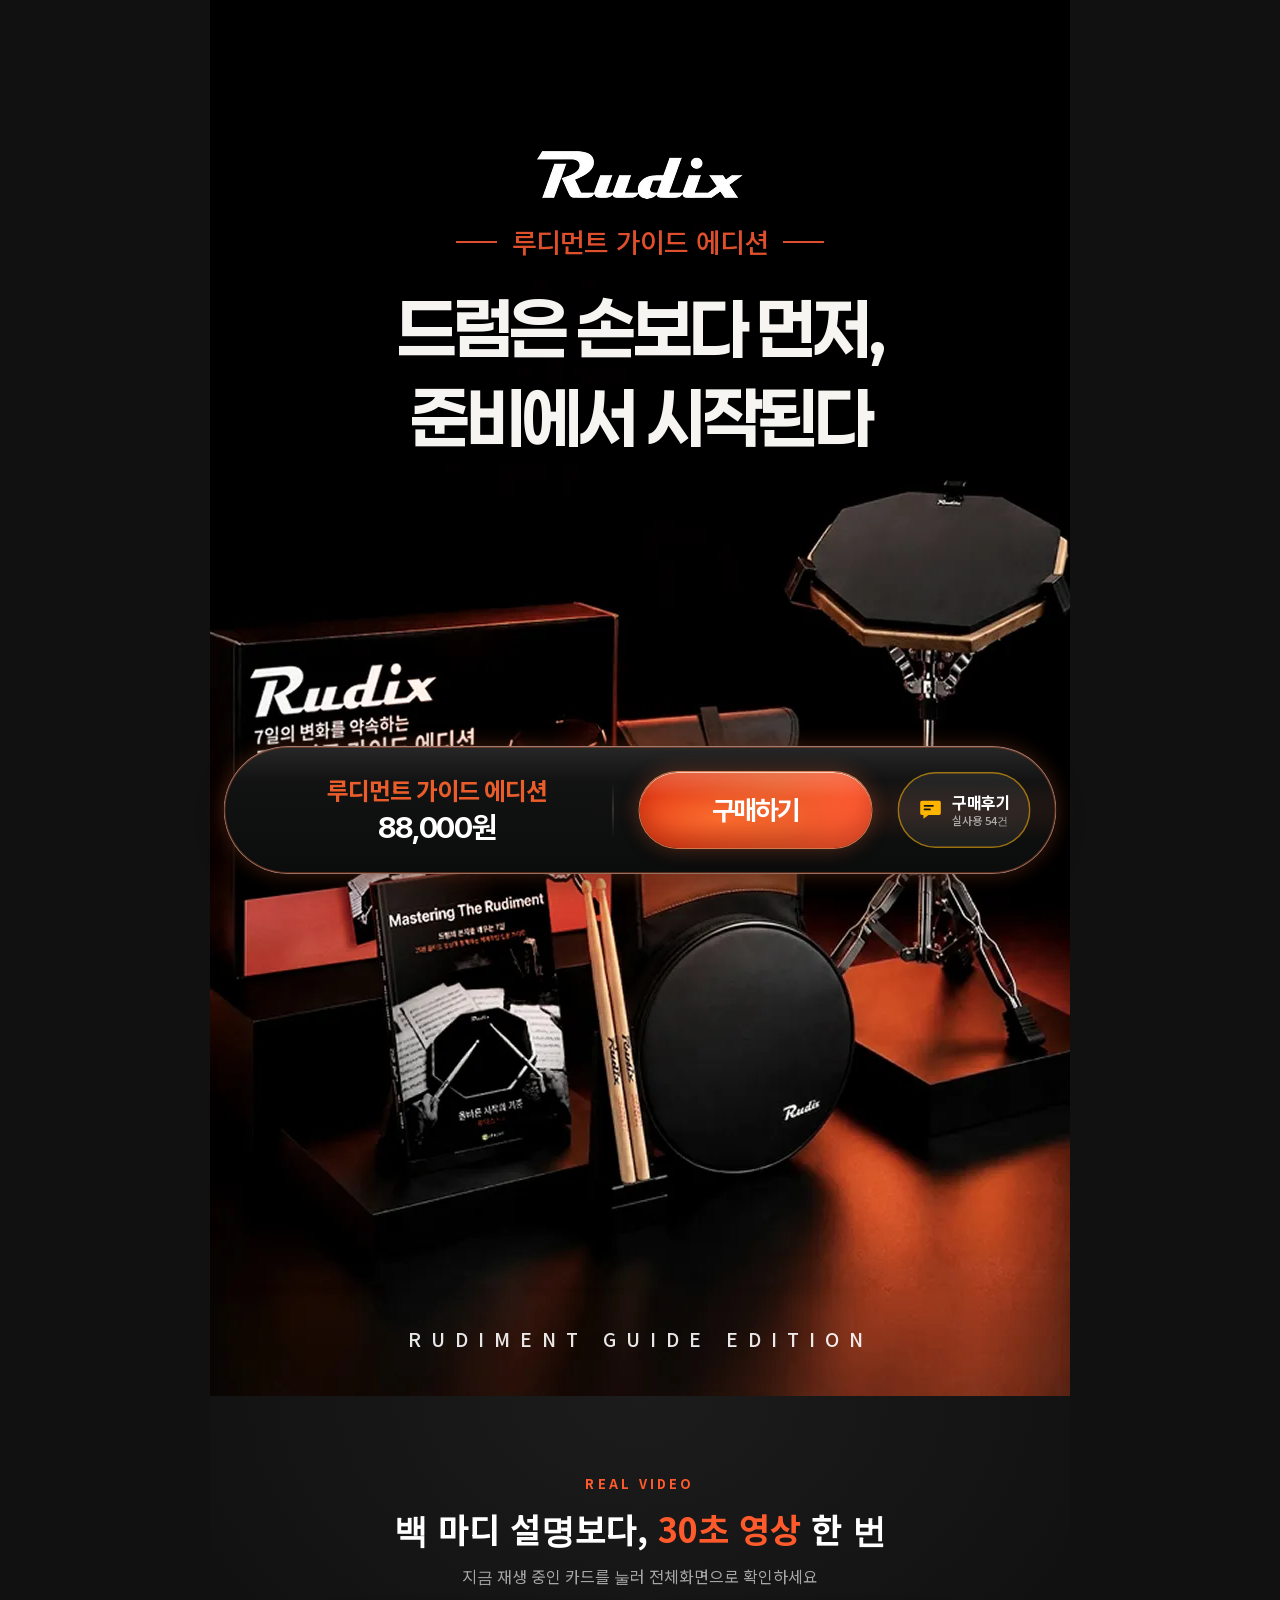
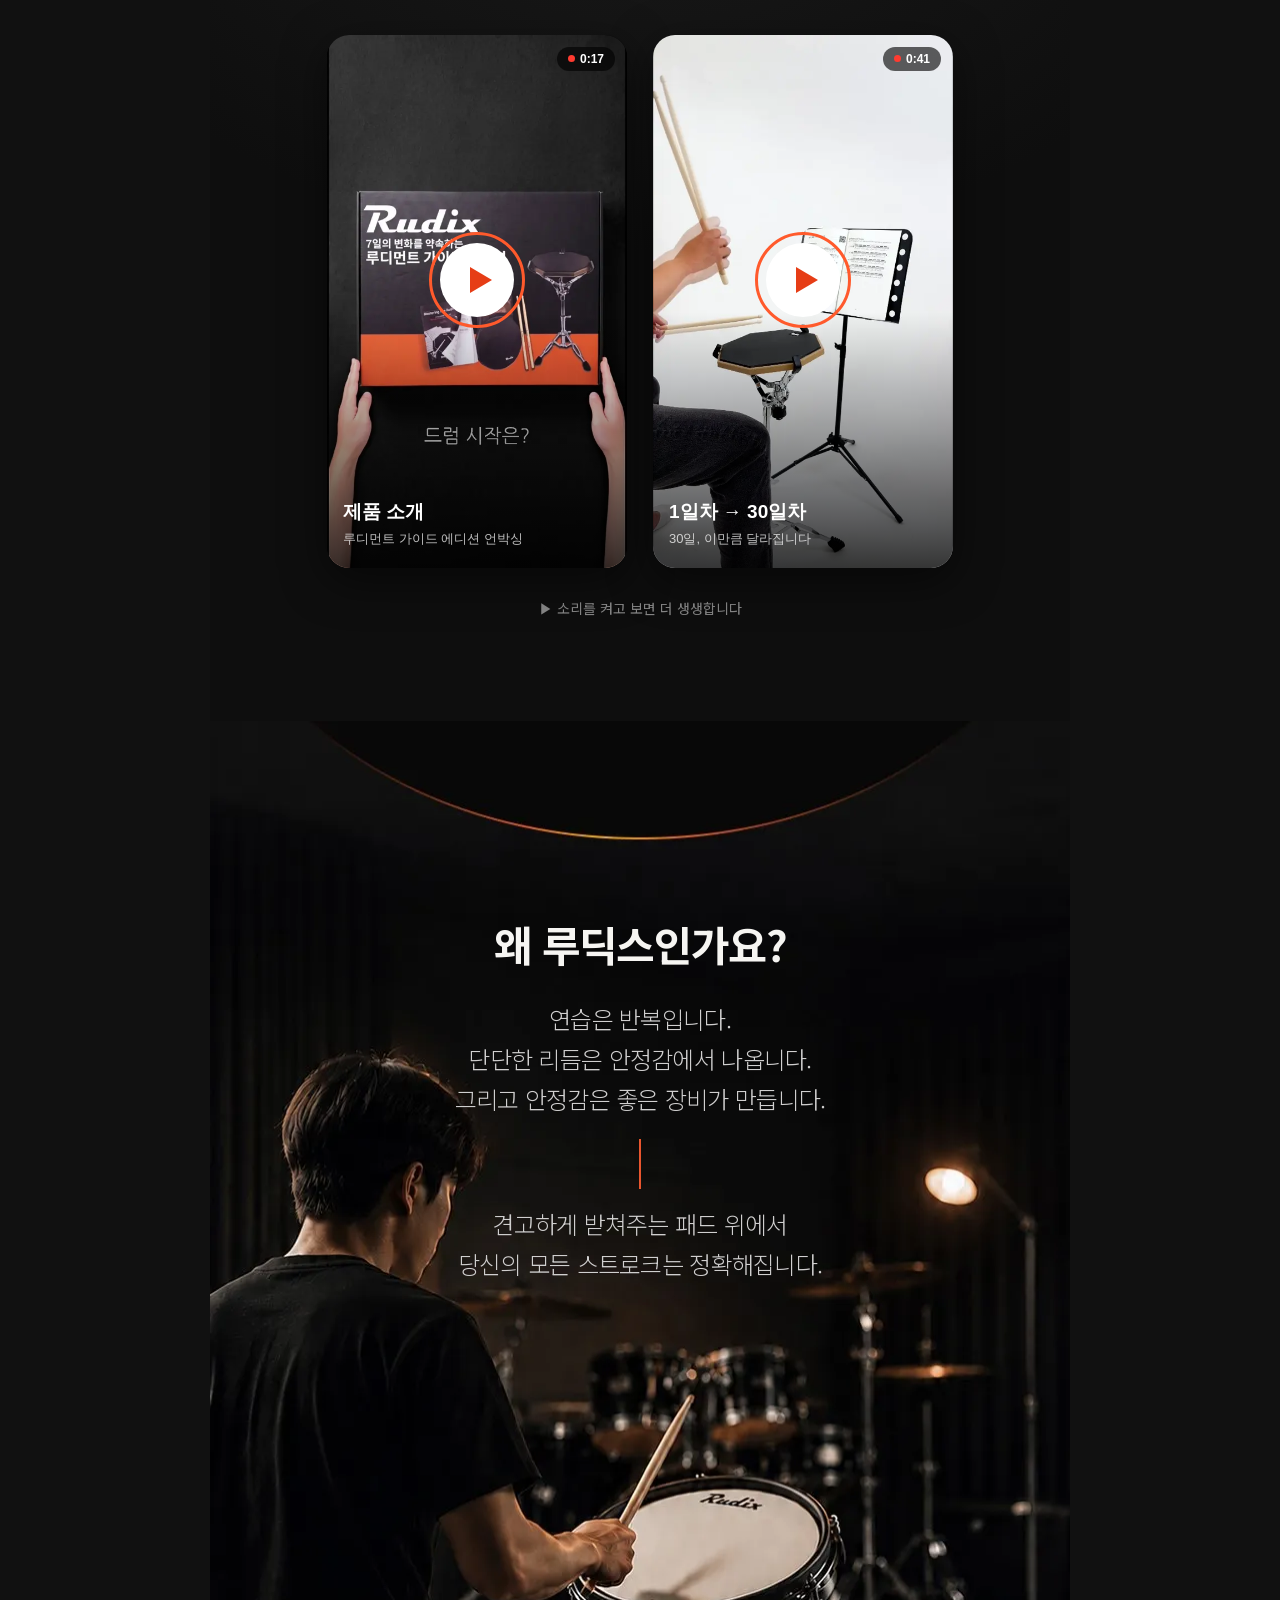
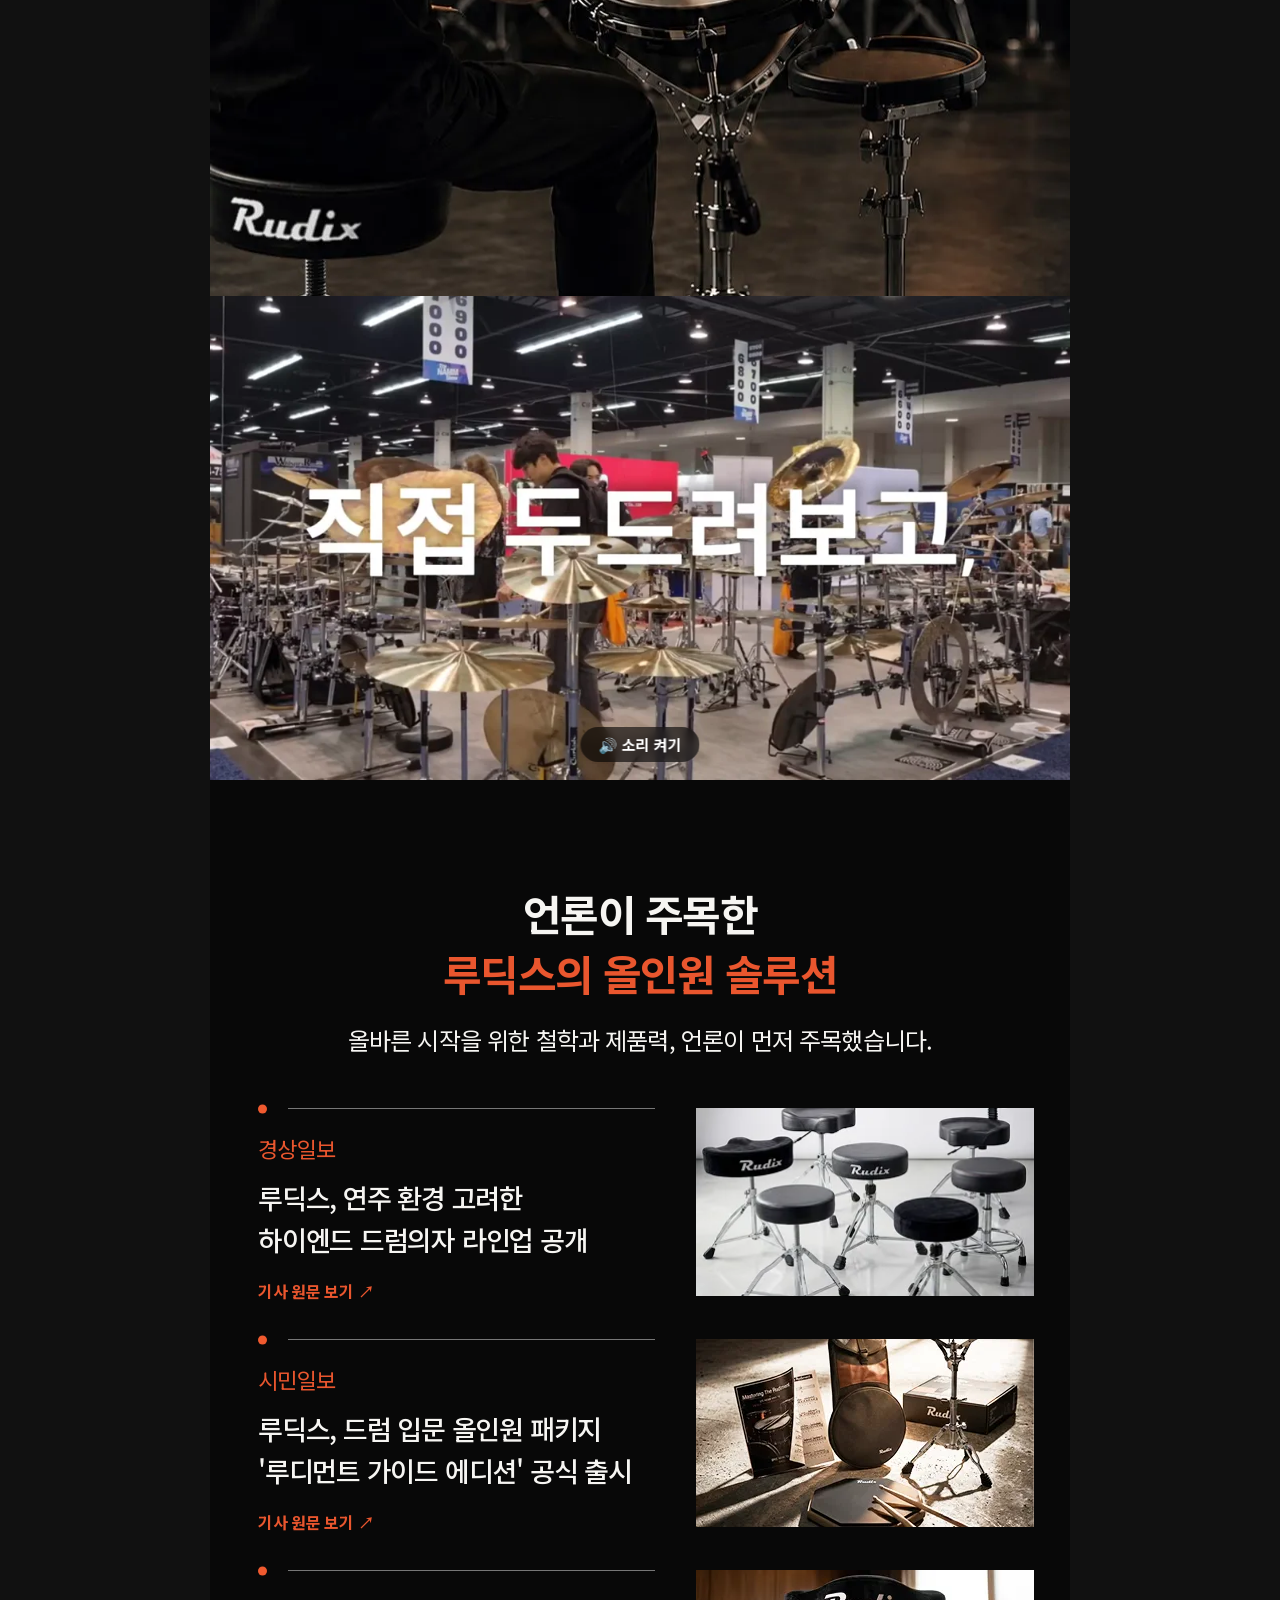
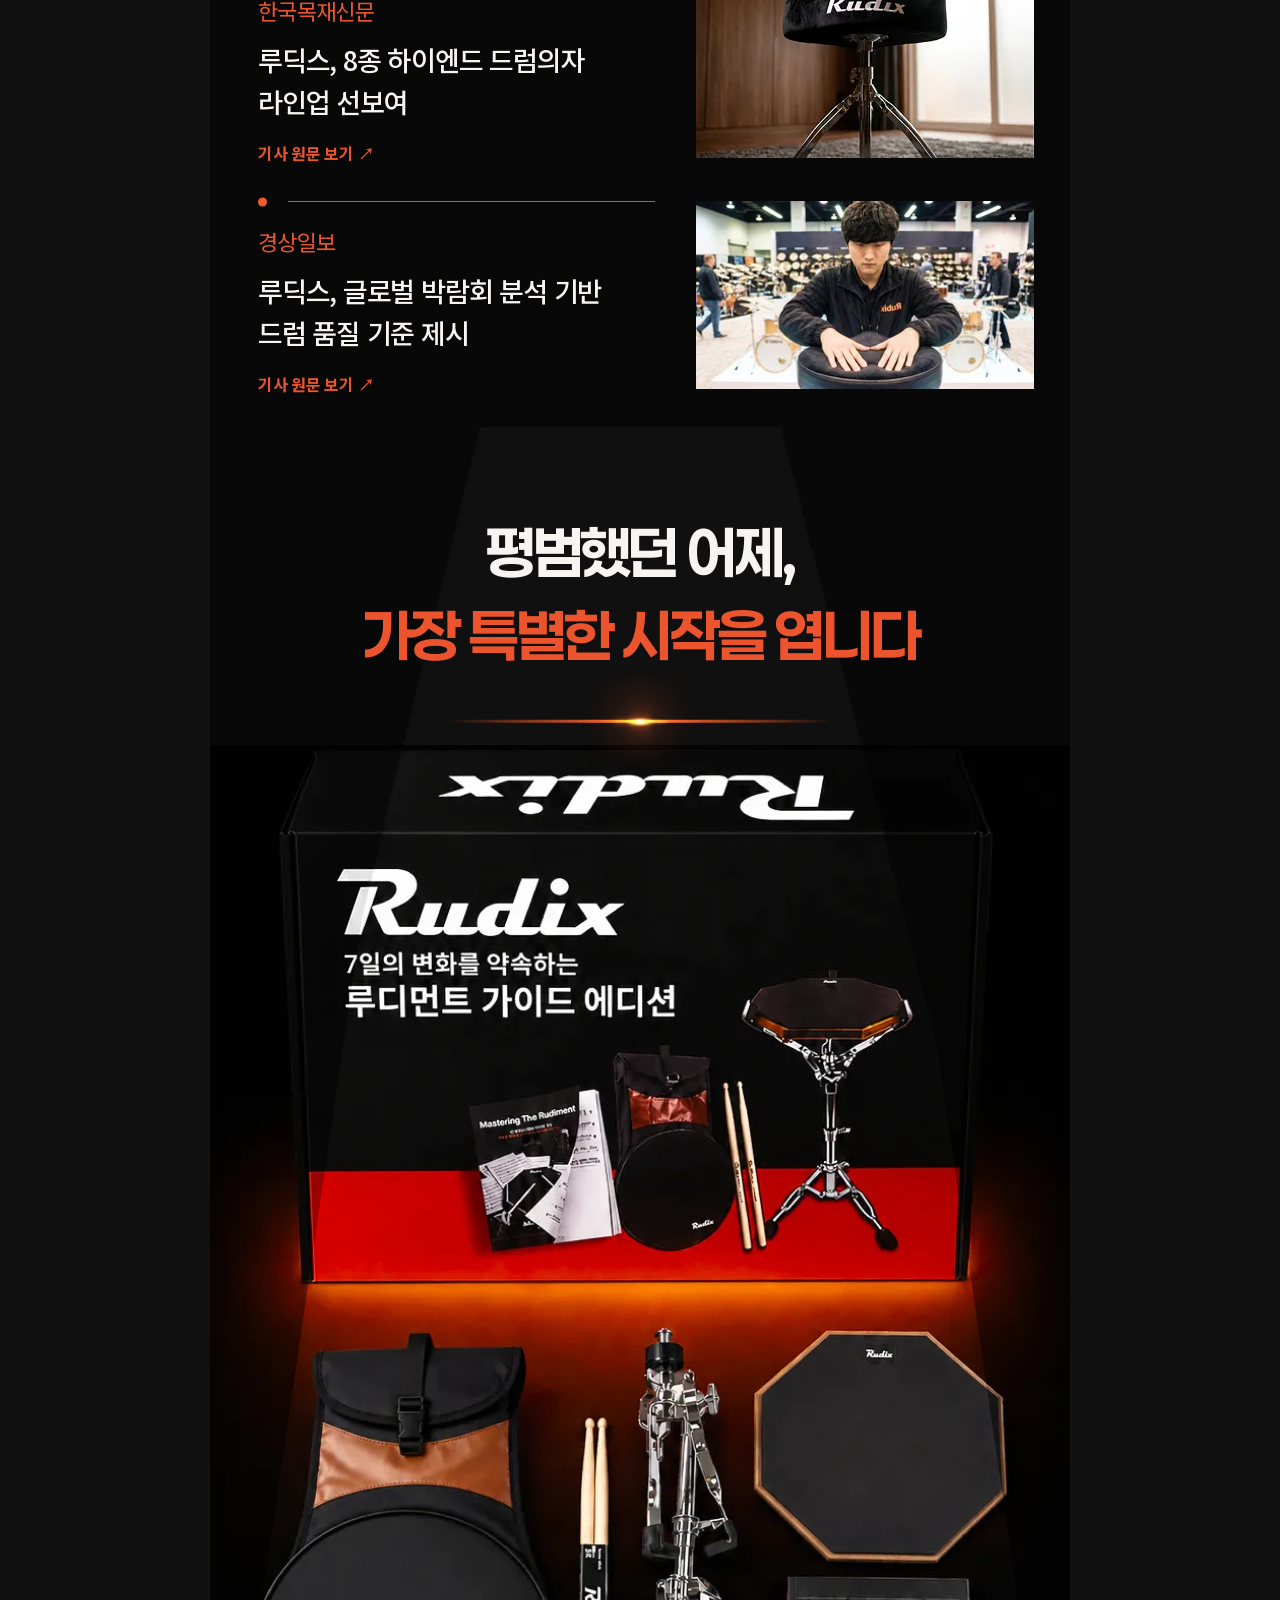
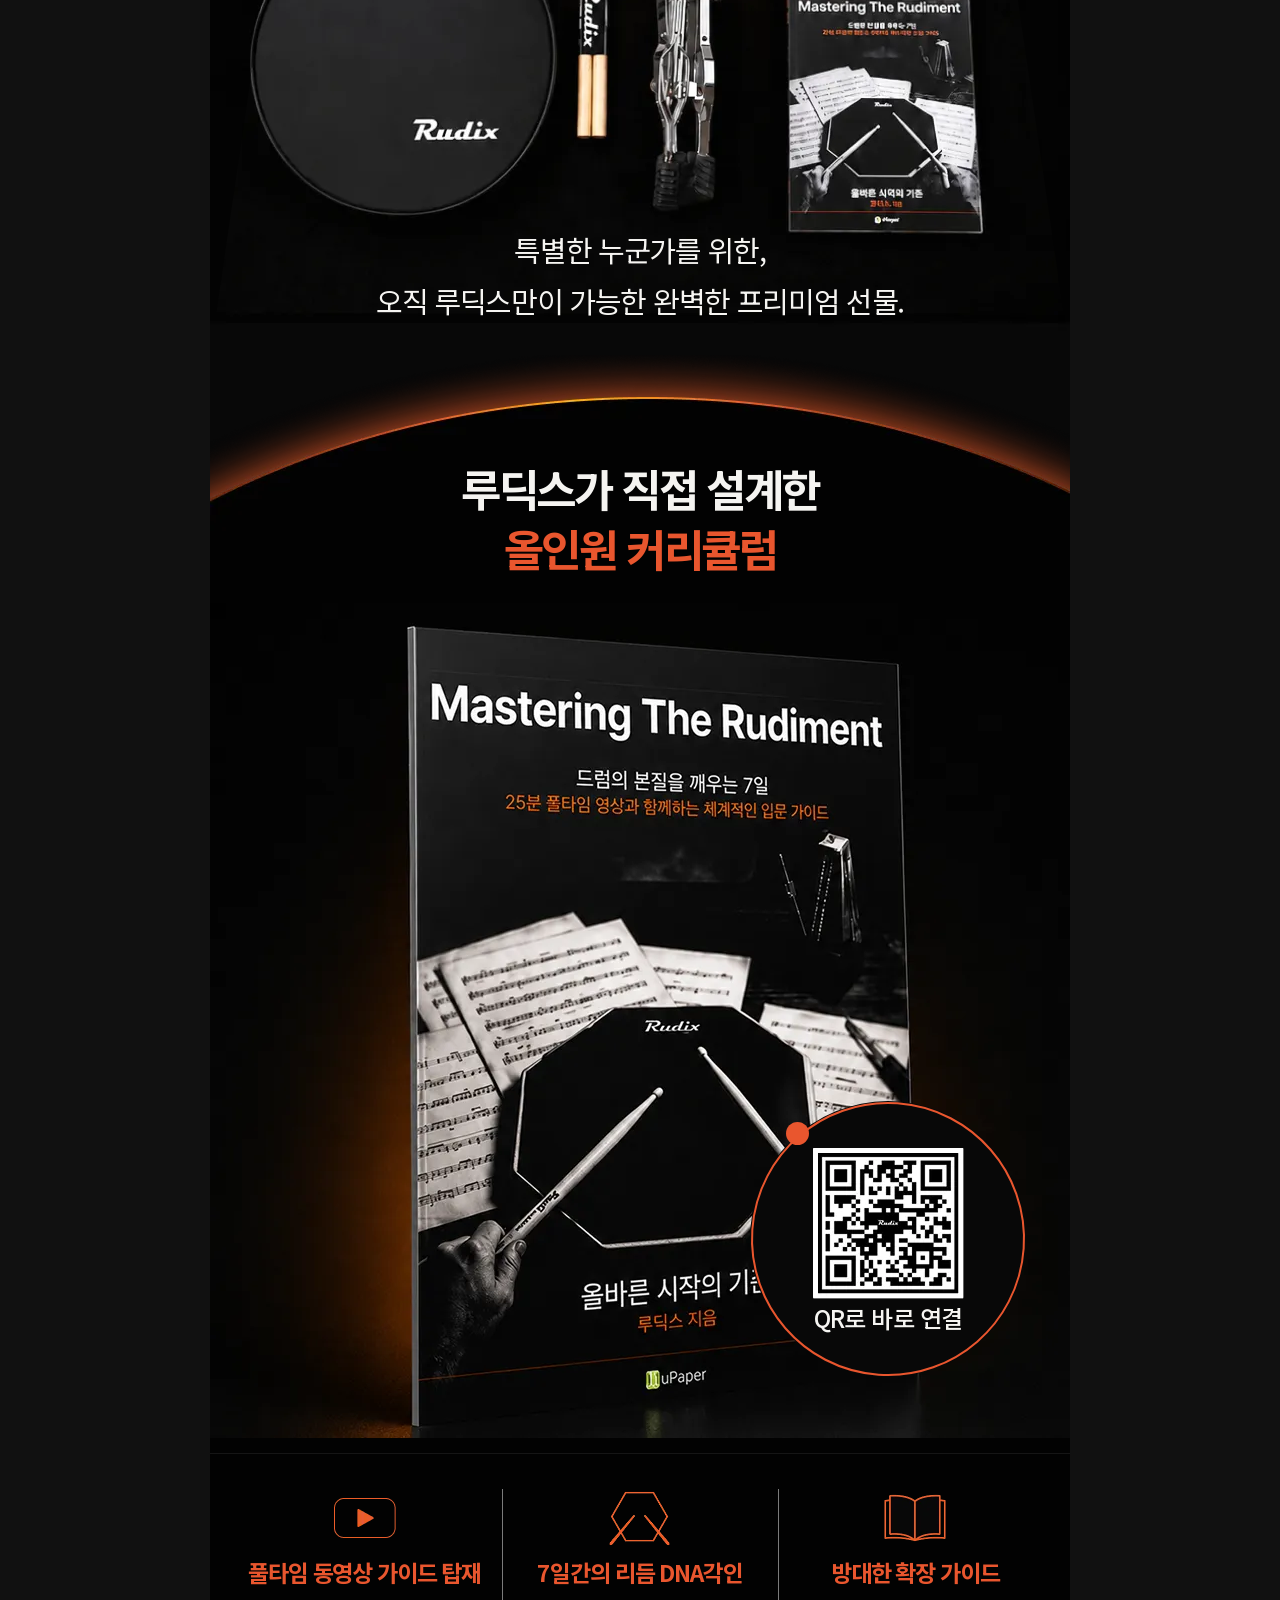
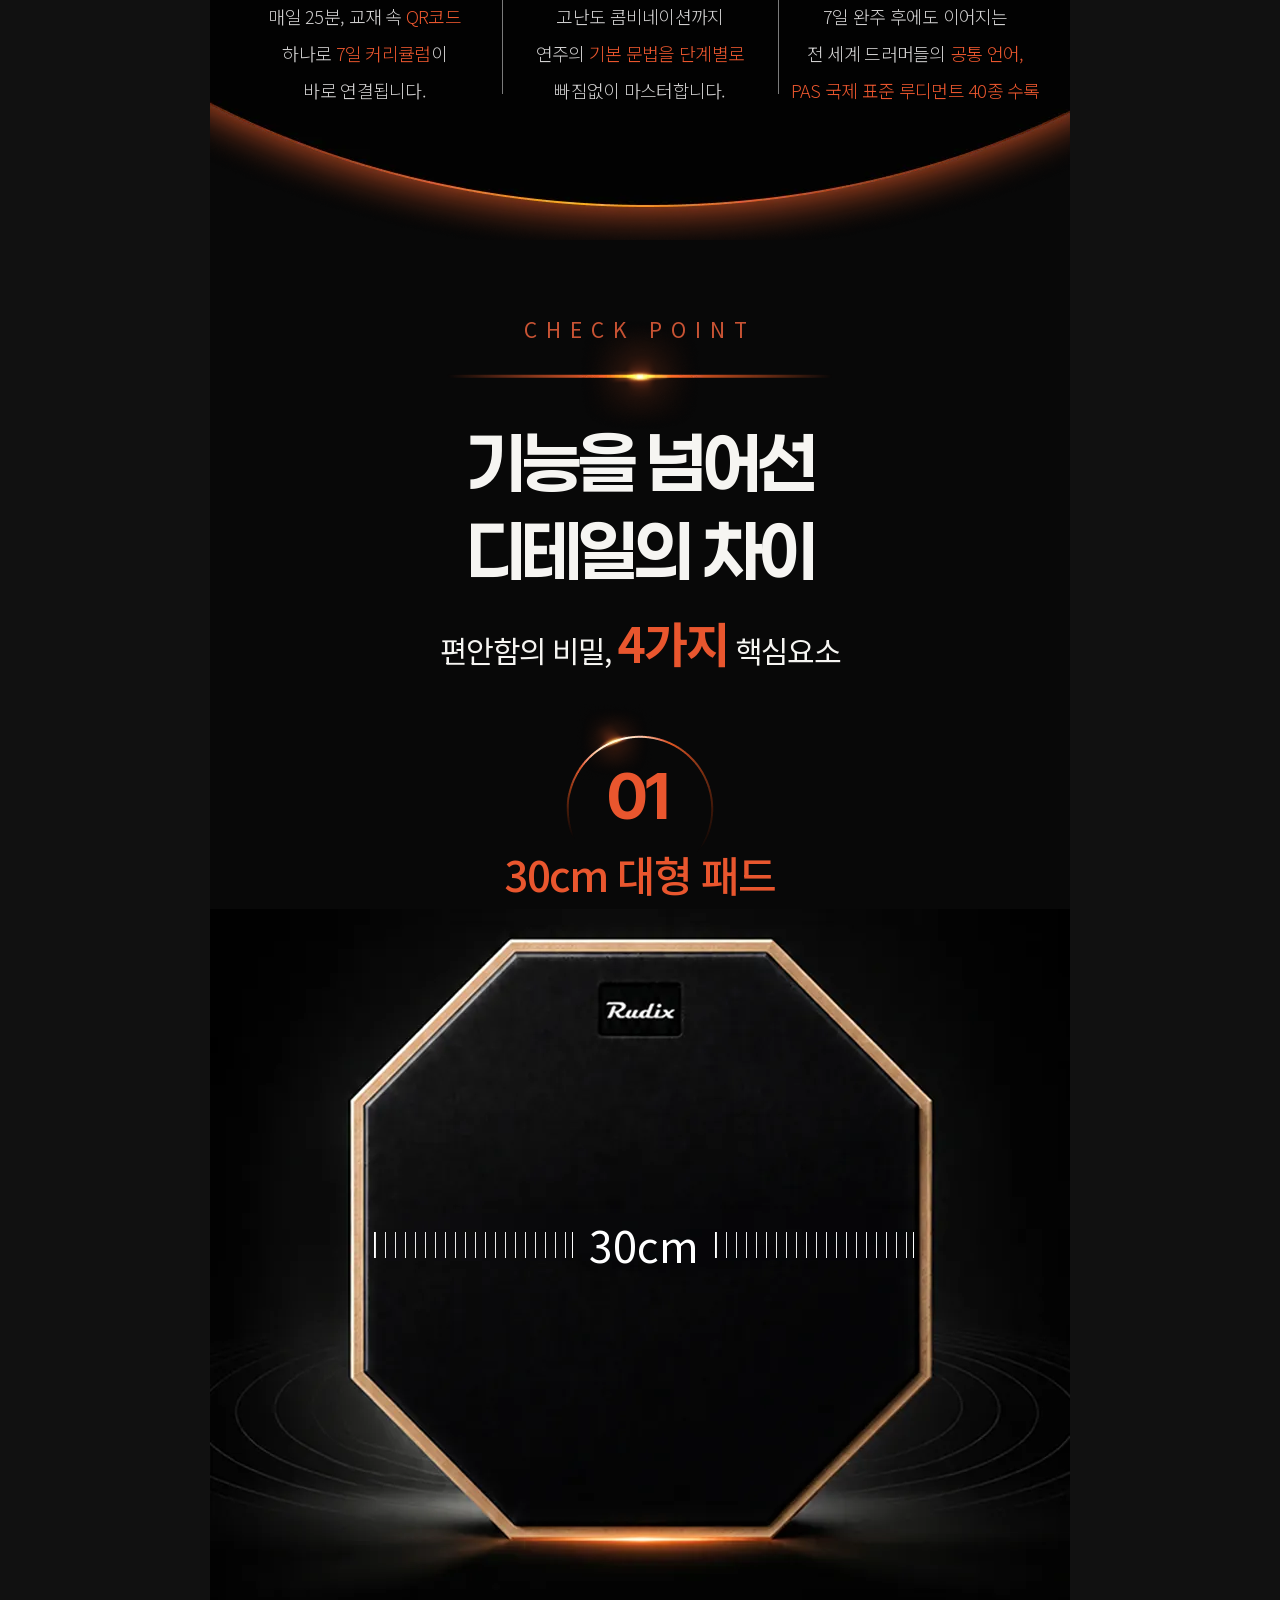
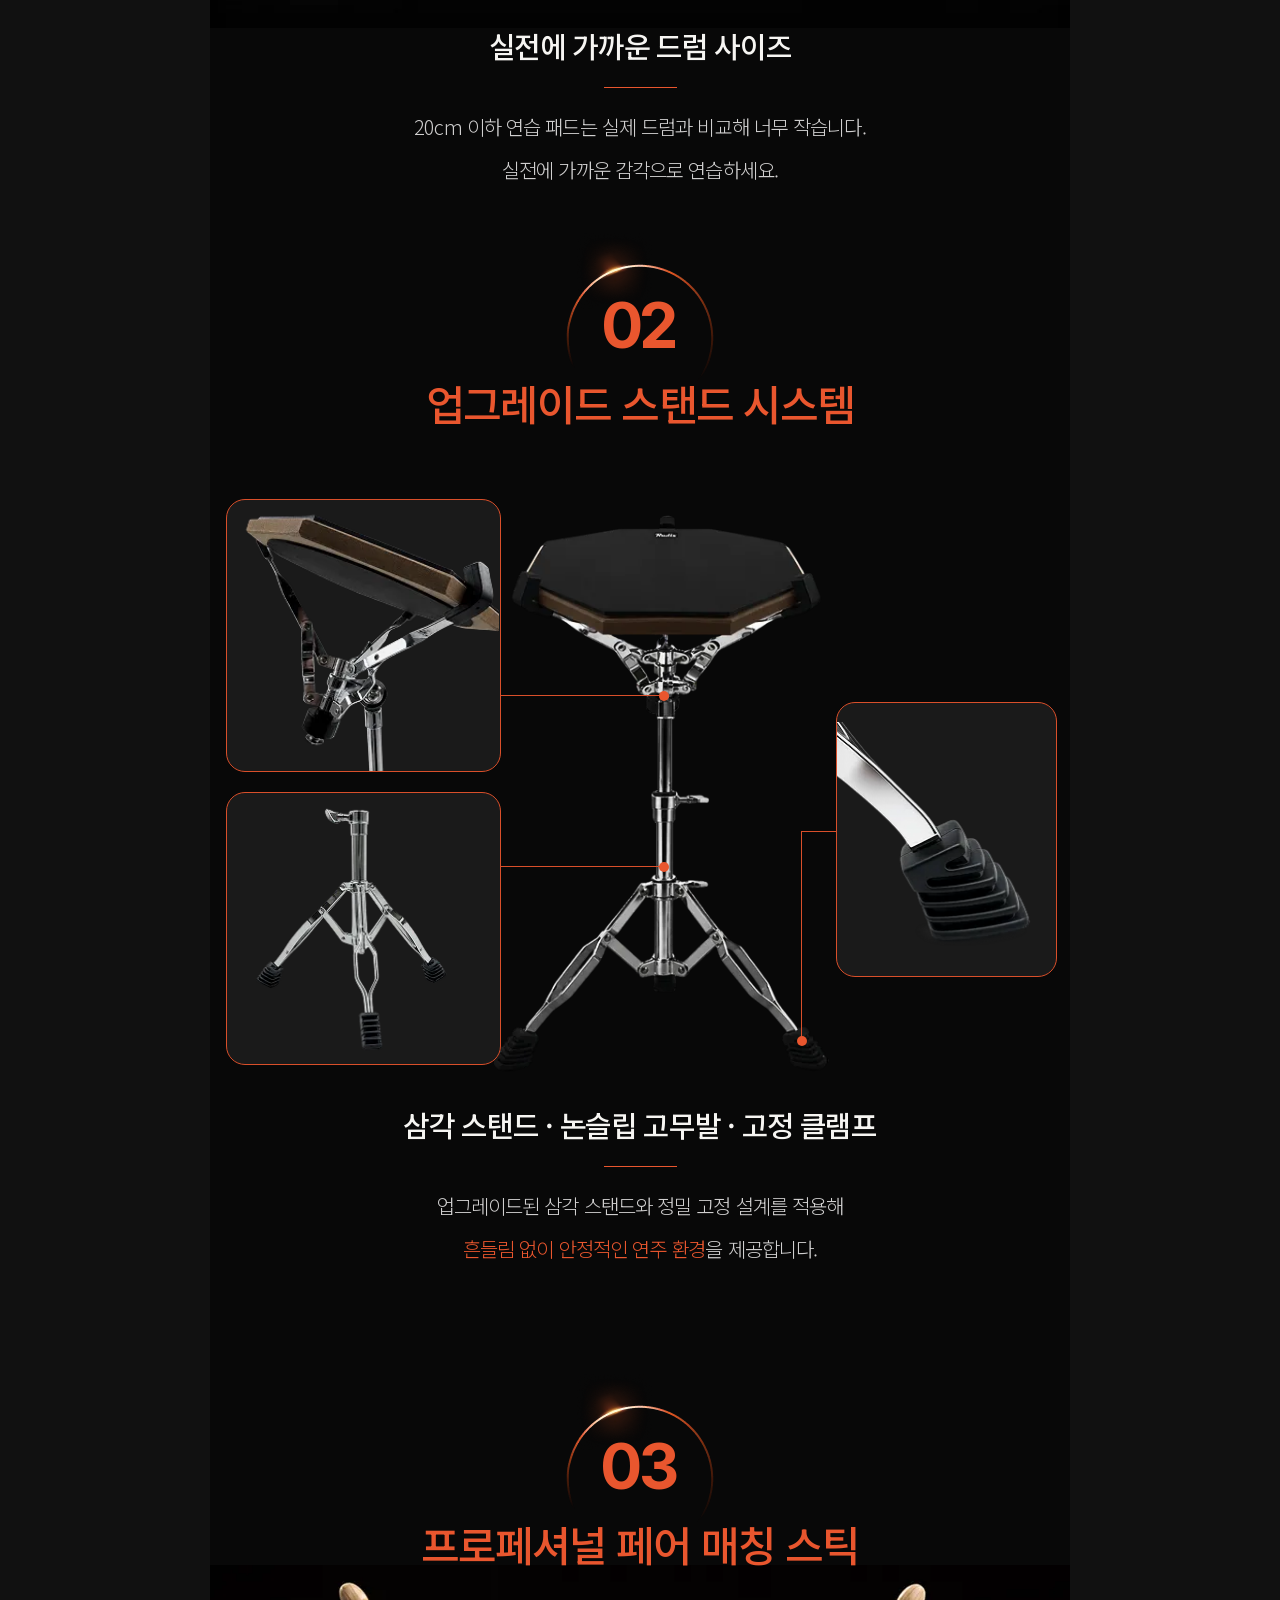
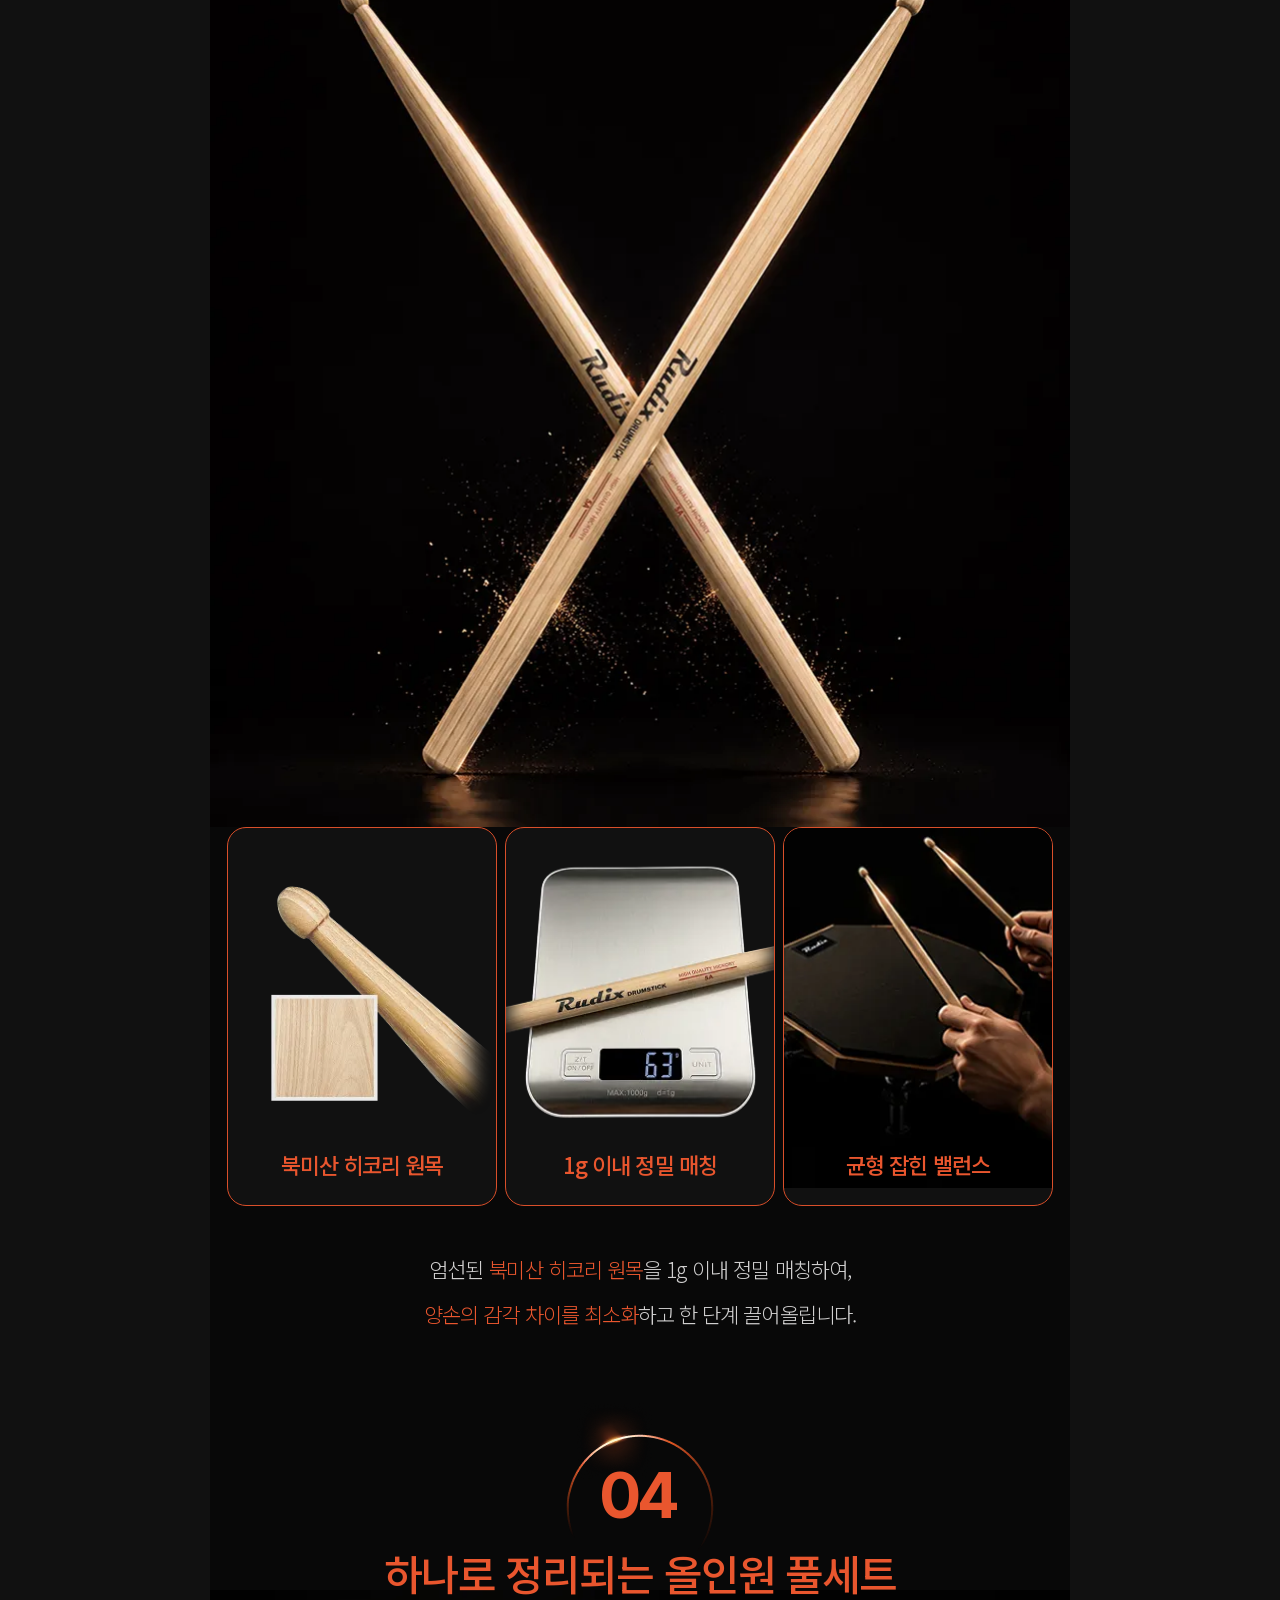
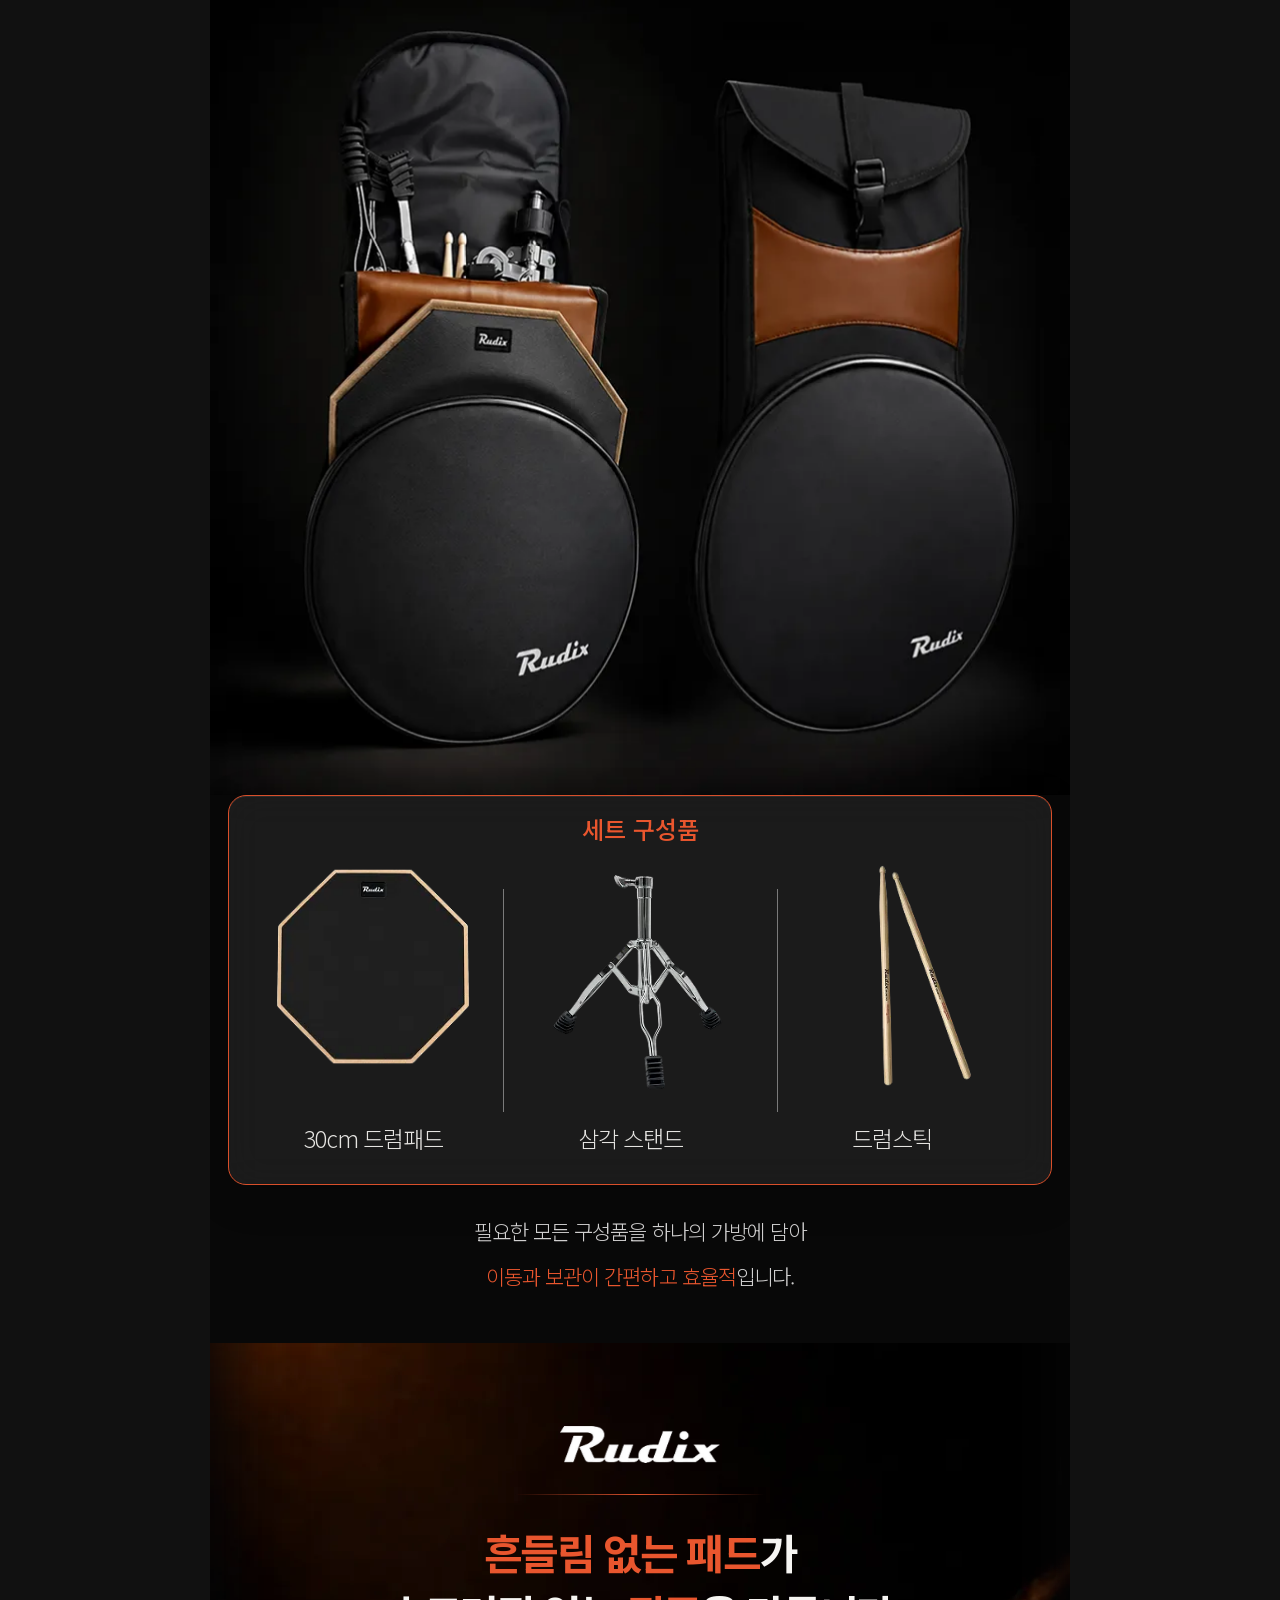
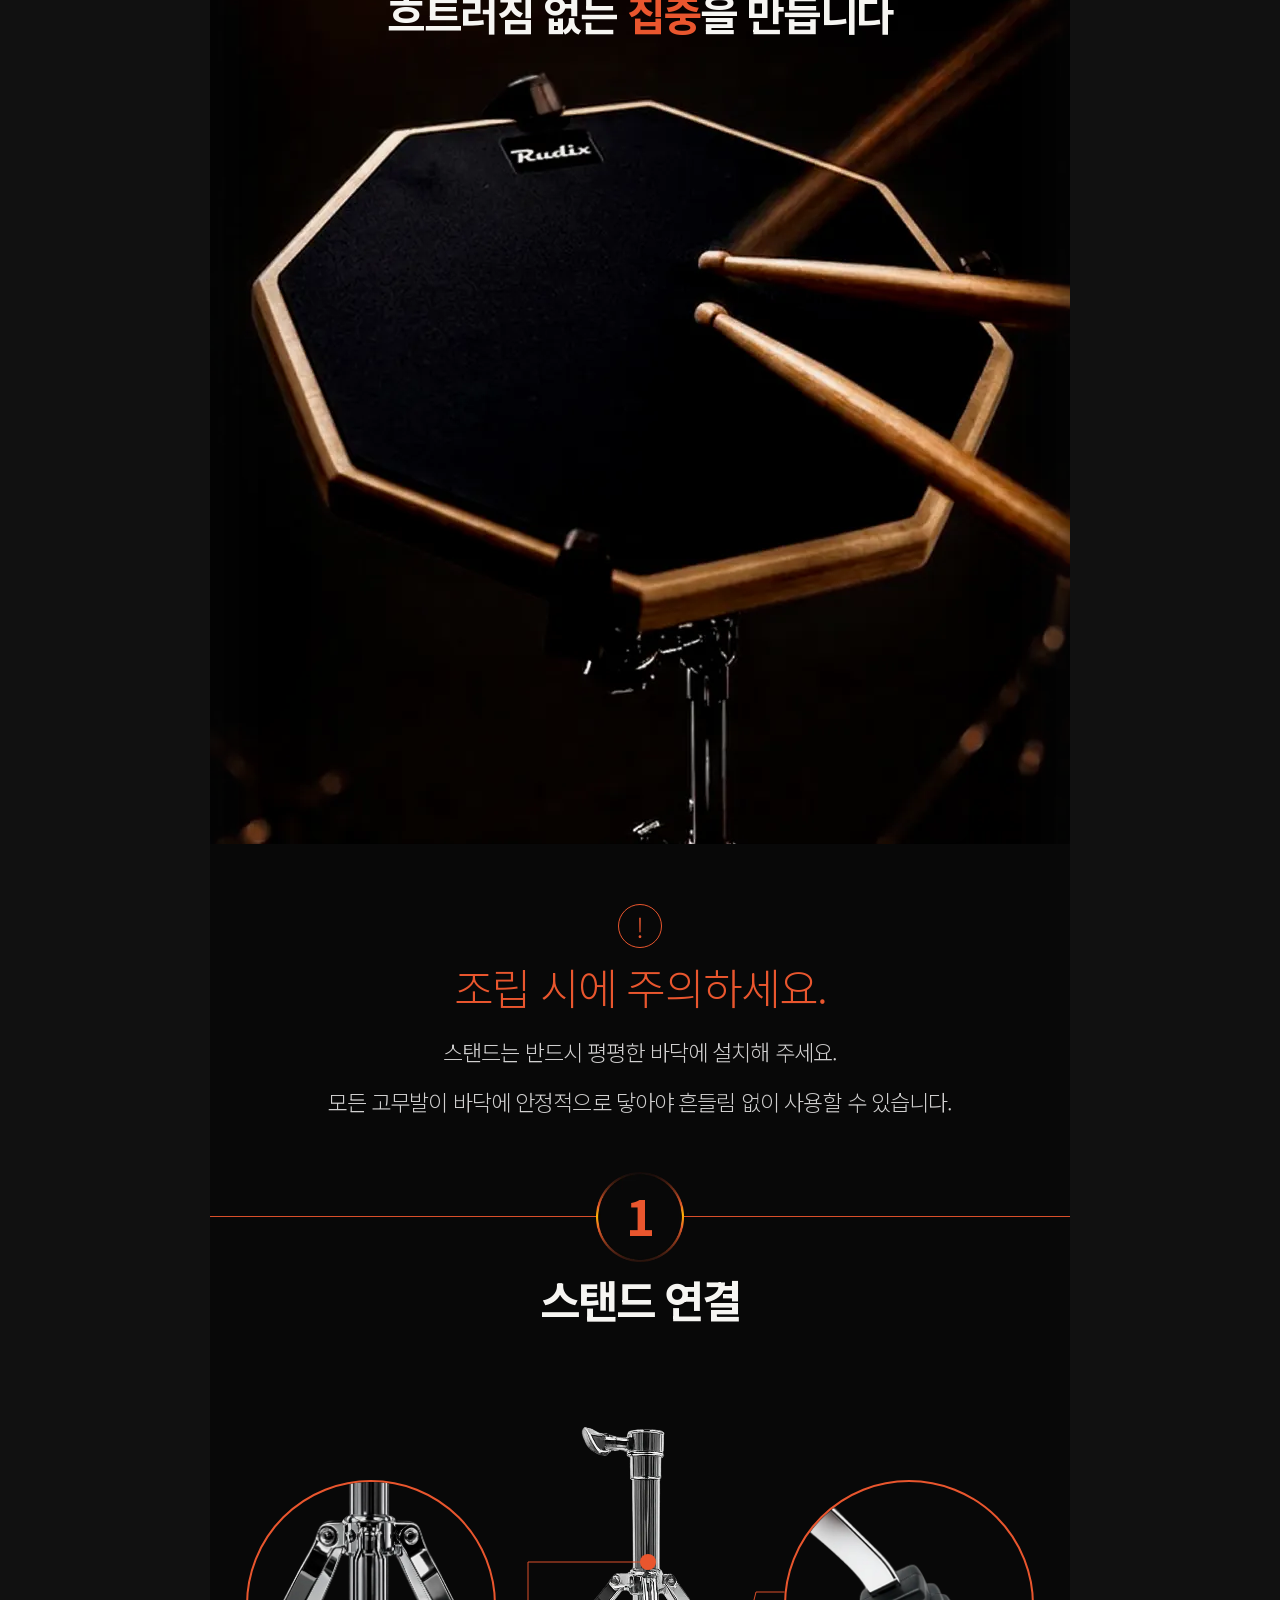
<file: index.html>
<!doctype html>
<html lang="ko">

<head>
  <meta charset="UTF-8" />
  <meta name="viewport" content="width=device-width, initial-scale=1.0" />
  <meta name="description" content="드럼 입문자를 위한 최고의 가치. 제대로 만든 드럼연습패드, 초심자의 손목에 부담 없는 드럼스틱과 체계적인 연습 가이드까지. 루딕스에서 올바른 시작의 기준을 만나보세요." />
  <title>Rudix 루디먼트 가이드 에디션 | 드럼은 손보다 먼저</title>
  <link rel="canonical" href="https://edition.rudix.biz/" />

  <!-- LCP 최적화: 히어로 제품 이미지(최상단 LCP 후보) 최우선 로드 -->
  <link rel="preload" as="image" href="./images/hero.webp" fetchpriority="high" />

  <!-- Favicon (rudix.biz 동일 자산 자체호스팅) -->
  <link rel="shortcut icon" href="./favicon.ico" />
  <link rel="icon" type="image/png" sizes="196x196" href="./images/favicon-196.png" />
  <link rel="apple-touch-icon" sizes="152x152" href="./images/apple-touch-icon.png" />
  <meta name="theme-color" content="#111111" />

  <!-- Open Graph (카톡/페북 공유) -->
  <meta property="og:type" content="website" />
  <meta property="og:url" content="https://edition.rudix.biz/" />
  <meta property="og:title" content="Rudix 루디먼트 가이드 에디션" />
  <meta property="og:description" content="드럼 입문자를 위한 최고의 가치. 제대로 만든 드럼연습패드, 초심자의 손목에 부담 없는 드럼스틱과 체계적인 연습 가이드까지. 루딕스에서 올바른 시작의 기준을 만나보세요." />
  <meta property="og:image" content="https://edition.rudix.biz/images/og-image.png" />
  <meta property="og:image:width" content="1200" />
  <meta property="og:image:height" content="630" />
  <meta property="og:site_name" content="Rudix 루딕스" />

  <!-- Twitter Card -->
  <meta name="twitter:card" content="summary_large_image" />
  <meta name="twitter:title" content="Rudix 루디먼트 가이드 에디션" />
  <meta name="twitter:description" content="드럼 입문자를 위한 최고의 가치. 올바른 시작의 기준을 만나보세요." />
  <meta name="twitter:image" content="https://edition.rudix.biz/images/og-image.png" />

  <link rel="stylesheet" href="./style.css?v=20260706-16" />

  <!-- ===== 추적: GA4 + Meta 픽셀 (루딕스 자사몰 속성 공유) ===== -->
  <!-- Google Analytics 4 -->
  <script async src="https://www.googletagmanager.com/gtag/js?id=G-WVEVZ31T9J"></script>
  <script>
    window.dataLayer = window.dataLayer || [];
    function gtag(){dataLayer.push(arguments);}
    gtag('js', new Date());
    // 크로스도메인: 랜딩(edition.rudix.biz) <-> 쇼핑몰(rudix.biz) 세션 연결
    gtag('config', 'G-WVEVZ31T9J', {
      'linker': { 'domains': ['rudix.biz', 'edition.rudix.biz'], 'accept_incoming': true }
    });
    // 상품 조회 (랜딩 진입 = 상품 상세 조회로 간주)
    gtag('event', 'view_item', {
      currency: 'KRW', value: 88000,
      items: [{ item_id: '14', item_name: '루디먼트 가이드 에디션', price: 88000 }]
    });
  </script>

  <!-- Meta Pixel -->
  <script>
    !function(f,b,e,v,n,t,s)
    {if(f.fbq)return;n=f.fbq=function(){n.callMethod?
    n.callMethod.apply(n,arguments):n.queue.push(arguments)};
    if(!f._fbq)f._fbq=n;n.push=n;n.loaded=!0;n.version='2.0';
    n.queue=[];t=b.createElement(e);t.async=!0;
    t.src=v;s=b.getElementsByTagName(e)[0];
    s.parentNode.insertBefore(t,s)}(window, document,'script',
    'https://connect.facebook.net/en_US/fbevents.js');
    fbq('init', '2077008873090736');
    fbq('track', 'PageView');
    fbq('track', 'ViewContent', {
      content_name: '루디먼트 가이드 에디션', content_ids: ['14'], content_type: 'product',
      value: 88000, currency: 'KRW'
    });
  </script>

  <!-- Microsoft Clarity -->
  <script type="text/javascript">
    (function(c,l,a,r,i,t,y){
        c[a]=c[a]||function(){(c[a].q=c[a].q||[]).push(arguments)};
        t=l.createElement(r);t.async=1;t.src="https://www.clarity.ms/tag/"+i;
        y=l.getElementsByTagName(r)[0];y.parentNode.insertBefore(t,y);
    })(window, document, "clarity", "script", "xgkxnxxzht");
  </script>
</head>

<body>
  <main class="landing-page">
    <section class="hero" aria-labelledby="hero-title">
      <div class="hero__content">
        <img class="hero__logo" src="./images/logo-white.webp" alt="Rudix" width="206" height="48" />

        <div class="hero__edition" aria-label="루디먼트 가이드 에디션">
          <span aria-hidden="true"></span>
          <p>루디먼트 가이드 에디션</p>
          <span aria-hidden="true"></span>
        </div>

        <h1 id="hero-title" class="hero__title">
          <span>드럼은 손보다 먼저,</span>
          <span>준비에서 시작된다</span>
        </h1>
      </div>

      <p class="hero__footer">RUDIMENT GUIDE EDITION</p>
    </section>

    <!-- 영상 선택 재생 -->
    <style>
      .video-pick { padding: 78px 40px 88px; text-align: center; background: radial-gradient(130% 85% at 50% 0%, #1c1c1c 0%, #0e0e0e 58%); }
      .video-pick__eyebrow { font-size: 13px; letter-spacing: 0.24em; color: #ff5a2c; font-weight: 800; margin: 0 0 14px; }
      .video-pick__title { font-size: 34px; font-weight: 800; color: #fff; margin: 0 0 12px; line-height: 1.32; }
      .video-pick__title b { color: #ff5a2c; }
      .video-pick__sub { font-size: 16px; color: rgba(255,255,255,0.62); margin: 0 0 46px; }
      .video-pick__grid { display: flex; gap: 26px; justify-content: center; }
      .video-pick__card { position: relative; width: 300px; aspect-ratio: 9 / 16; border: 0; padding: 0; border-radius: 22px; overflow: hidden; cursor: pointer; background: #000; box-shadow: 0 12px 44px rgba(0,0,0,0.5); transition: transform .28s ease, box-shadow .28s ease; }
      .video-pick__card:hover { transform: translateY(-9px); box-shadow: 0 24px 64px rgba(255,90,44,0.3); }
      .video-pick__preview { width: 100%; height: 100%; object-fit: cover; display: block; pointer-events: none; }
      .video-pick__card::after { content: ""; position: absolute; inset: 0; background: linear-gradient(to top, rgba(0,0,0,0.78), rgba(0,0,0,0) 48%); pointer-events: none; }
      /* 펄스 재생버튼 */
      .video-pick__play { position: absolute; top: 46%; left: 50%; transform: translate(-50%,-50%); width: 74px; height: 74px; border-radius: 50%; background: #fff; z-index: 3; transition: background .2s ease; animation: vpGlow 1.6s ease-out infinite; }
      .video-pick__play::before { content: ""; position: absolute; top: 50%; left: 56%; transform: translate(-50%,-50%); border-style: solid; border-width: 13px 0 13px 22px; border-color: transparent transparent transparent #e63d16; z-index: 1; }
      .video-pick__play::after { content: ""; position: absolute; inset: -11px; border-radius: 50%; border: 3px solid #ff5a2c; animation: vpPulse 1.5s ease-out infinite; }
      @keyframes vpPulse { 0% { transform: scale(1); opacity: .95; } 100% { transform: scale(2); opacity: 0; } }
      @keyframes vpGlow { 0% { box-shadow: 0 0 0 0 rgba(255,90,44,0.65); } 70% { box-shadow: 0 0 0 26px rgba(255,90,44,0); } 100% { box-shadow: 0 0 0 0 rgba(255,90,44,0); } }
      .video-pick__card:hover .video-pick__play { background: #ff5a2c; }
      .video-pick__card:hover .video-pick__play::before { border-left-color: #fff; }
      /* 길이 배지 */
      .video-pick__badge { position: absolute; top: 12px; right: 12px; z-index: 3; display: inline-flex; align-items: center; gap: 5px; background: rgba(0,0,0,0.62); color: #fff; font-size: 12px; font-weight: 700; padding: 5px 11px; border-radius: 20px; -webkit-backdrop-filter: blur(4px); backdrop-filter: blur(4px); }
      .video-pick__badge i { width: 7px; height: 7px; border-radius: 50%; background: #ff3b30; display: inline-block; animation: vpBlink 1.4s ease-in-out infinite; }
      @keyframes vpBlink { 0%,100% { opacity: 1; } 50% { opacity: .3; } }
      .video-pick__label { position: absolute; left: 16px; right: 16px; bottom: 20px; z-index: 3; color: #fff; font-size: 19px; font-weight: 700; text-align: left; }
      .video-pick__label small { display: block; font-size: 13px; font-weight: 500; color: rgba(255,255,255,0.74); margin-top: 5px; }
      .video-pick__hint { margin-top: 30px; font-size: 14px; color: rgba(255,255,255,0.5); }
      /* 모바일은 페이지 스케일에 눌려 글자가 작아지므로 키움 */
      .is-mobile .video-pick__eyebrow { font-size: 26px; }
      .is-mobile .video-pick__title { font-size: 48px; }
      .is-mobile .video-pick__sub { font-size: 29px; }
      .is-mobile .video-pick__label { font-size: 36px; }
      .is-mobile .video-pick__label small { font-size: 24px; margin-top: 8px; }
      .is-mobile .video-pick__badge { font-size: 22px; padding: 8px 16px; gap: 8px; }
      .is-mobile .video-pick__badge i { width: 12px; height: 12px; }
      .is-mobile .video-pick__hint { font-size: 26px; }
    </style>
    <section class="video-pick" aria-label="제품 영상">
      <p class="video-pick__eyebrow">REAL VIDEO</p>
      <h2 class="video-pick__title">백 마디 설명보다, <b>30초 영상</b> 한 번</h2>
      <p class="video-pick__sub">지금 재생 중인 카드를 눌러 전체화면으로 확인하세요</p>
      <div class="video-pick__grid">
        <button class="video-pick__card" type="button" data-video="./videos/product-intro.mp4" data-title="제품 소개" aria-label="제품 소개 영상 전체화면 재생">
          <video class="video-pick__preview" data-src="./videos/product-intro-preview.mp4" poster="./images/product-intro-poster.webp" muted loop playsinline preload="none"></video>
          <span class="video-pick__badge"><i></i>0:17</span>
          <span class="video-pick__play" aria-hidden="true"></span>
          <span class="video-pick__label">제품 소개<small>루디먼트 가이드 에디션 언박싱</small></span>
        </button>
        <button class="video-pick__card" type="button" data-video="./videos/days-30.mp4" data-title="1일차 → 30일차" aria-label="1일차부터 30일차까지 영상 전체화면 재생">
          <video class="video-pick__preview" data-src="./videos/days-30-preview.mp4" poster="./images/days-30-poster.webp" muted loop playsinline preload="none"></video>
          <span class="video-pick__badge"><i></i>0:41</span>
          <span class="video-pick__play" aria-hidden="true"></span>
          <span class="video-pick__label">1일차 → 30일차<small>30일, 이만큼 달라집니다</small></span>
        </button>
      </div>
      <p class="video-pick__hint">▶ 소리를 켜고 보면 더 생생합니다</p>
    </section>

    <section class="brand-story" aria-labelledby="brand-story-title">
      <div class="brand-story__content">
        <h2 id="brand-story-title">왜 루딕스인가요?</h2>

        <div class="brand-story__copy">
          <p>
            연습은 반복입니다.<br />
            단단한 리듬은 안정감에서 나옵니다.<br />
            그리고 안정감은 좋은 장비가 만듭니다.
          </p>

          <span class="brand-story__divider" aria-hidden="true"></span>

          <p>
            견고하게 받쳐주는 패드 위에서<br />
            당신의 모든 스트로크는 정확해집니다.
          </p>
        </div>
      </div>
    </section>

    <!-- 인트로 영상 (brand-story 다음 / 자동재생·무한반복·무음, 화면 근처에서만 로드) -->
    <section class="intro-video" style="position: relative; width: 100%; line-height: 0;">
      <video id="introVideo" autoplay muted loop playsinline preload="none" poster="./videos/intro-poster.webp?v=2" width="1080" height="608" style="width: 100%; height: auto; display: block;">
        <source src="./videos/intro.mp4?v=2" type="video/mp4" />
      </video>
      <button id="introUnmute" type="button" onclick="rdxToggleSound()" aria-label="소리 켜기" style="position: absolute; bottom: 18px; left: 50%; transform: translateX(-50%); z-index: 5; display: inline-flex; align-items: center; gap: 6px; background: rgba(0,0,0,0.6); color: #fff; border: none; border-radius: 30px; padding: 10px 18px; font-size: 15px; font-weight: 700; line-height: 1; cursor: pointer; font-family: inherit; -webkit-backdrop-filter: blur(4px); backdrop-filter: blur(4px);">🔊 소리 켜기</button>
    </section>

    <section class="news" aria-labelledby="news-title">
      <header class="news__header">
        <h2 id="news-title">
          <span>언론이 주목한</span>
          <strong>루딕스의 올인원 솔루션</strong>
        </h2>
        <p>올바른 시작을 위한 철학과 제품력, 언론이 먼저 주목했습니다.</p>
      </header>

      <div class="news__list">
        <a class="news__item" href="https://www.ksilbo.co.kr/news/articleView.html?idxno=1050717" target="_blank" rel="noopener noreferrer" onclick="try{if(typeof gtag==='function')gtag('event','click_news',{news_source:'경상일보-드럼의자'})}catch(e){}">
          <div class="news__text">
            <span class="news__line" aria-hidden="true"></span>
            <p class="news__source">경상일보</p>
            <h3>루딕스, 연주 환경 고려한<br />하이엔드 드럼의자 라인업 공개</h3>
            <span class="news__readmore">기사 원문 보기 <i aria-hidden="true">↗</i></span>
          </div>
          <img loading="lazy" decoding="async" src="./images/6/news1.webp" alt="루딕스 하이엔드 드럼의자 라인업" />
        </a>

        <a class="news__item" href="https://www.siminilbo.co.kr/news/newsview.php?ncode=1160270589510560" target="_blank" rel="noopener noreferrer" onclick="try{if(typeof gtag==='function')gtag('event','click_news',{news_source:'시민일보'})}catch(e){}">
          <div class="news__text">
            <span class="news__line" aria-hidden="true"></span>
            <p class="news__source">시민일보</p>
            <h3>루딕스, 드럼 입문 올인원 패키지<br />'루디먼트 가이드 에디션' 공식 출시</h3>
            <span class="news__readmore">기사 원문 보기 <i aria-hidden="true">↗</i></span>
          </div>
          <img loading="lazy" decoding="async" src="./images/6/news3.webp" alt="루딕스 루디먼트 가이드 에디션 패키지" />
        </a>

        <a class="news__item" href="https://www.woodkorea.co.kr/news/articleView.html?idxno=88556" target="_blank" rel="noopener noreferrer" onclick="try{if(typeof gtag==='function')gtag('event','click_news',{news_source:'한국목재신문'})}catch(e){}">
          <div class="news__text">
            <span class="news__line" aria-hidden="true"></span>
            <p class="news__source">한국목재신문</p>
            <h3>루딕스, 8종 하이엔드 드럼의자<br />라인업 선보여</h3>
            <span class="news__readmore">기사 원문 보기 <i aria-hidden="true">↗</i></span>
          </div>
          <img loading="lazy" decoding="async" src="./images/6/news2.webp" alt="루딕스 하이엔드 드럼의자" />
        </a>

        <a class="news__item" href="https://www.ksilbo.co.kr/news/articleView.html?idxno=1050494" target="_blank" rel="noopener noreferrer" onclick="try{if(typeof gtag==='function')gtag('event','click_news',{news_source:'경상일보-품질기준'})}catch(e){}">
          <div class="news__text">
            <span class="news__line" aria-hidden="true"></span>
            <p class="news__source">경상일보</p>
            <h3>루딕스, 글로벌 박람회 분석 기반<br />드럼 품질 기준 제시</h3>
            <span class="news__readmore">기사 원문 보기 <i aria-hidden="true">↗</i></span>
          </div>
          <img loading="lazy" decoding="async" src="./images/6/news4.webp" alt="글로벌 박람회에서 루딕스 드럼 패드를 연주하는 모습" />
        </a>
      </div>
    </section>

    <section class="package" aria-labelledby="package-title">
      <div class="package__light-reveal" aria-hidden="true"></div>

      <header class="package__header">
        <h2 id="package-title">
          <span>평범했던 어제,</span>
          <strong>가장 특별한 시작을 엽니다</strong>
        </h2>
        <img loading="lazy" decoding="async" src="./images/title-divider.webp" alt="" aria-hidden="true" />
      </header>

      <p class="package__copy">
        특별한 누군가를 위한,<br />
        오직 루딕스만이 가능한 완벽한 프리미엄 선물.
      </p>
    </section>

    <section class="guidebook" aria-labelledby="guidebook-title">
      <div class="guidebook__round-light" aria-hidden="true">
        <img loading="lazy" decoding="async" class="guidebook__round-light-image guidebook__round-light-image--top" src="./images/guidebook-round.webp"
          alt="" />
        <img loading="lazy" decoding="async" class="guidebook__round-light-image guidebook__round-light-image--bottom"
          src="./images/guidebook-round.webp" alt="" />
      </div>

      <header class="guidebook__header">
        <h2 id="guidebook-title">
          <span>루딕스가 직접 설계한</span>
          <strong>올인원 커리큘럼</strong>
        </h2>
      </header>

      <div class="guidebook__visual">
        <img loading="lazy" decoding="async" class="guidebook__book" src="./images/guidebook.webp" alt="Mastering The Rudiment 가이드북" />

        <div class="guidebook__qr" aria-label="QR로 바로 연결">
          <svg class="guidebook__qr-ring" viewBox="0 0 280 280" aria-hidden="true">
            <circle cx="140" cy="140" r="136"></circle>
          </svg>
          <span class="guidebook__qr-dot" aria-hidden="true"></span>
          <span class="guidebook__qr-content">
            <img loading="lazy" decoding="async" src="./images/qr.webp" alt="" />
            <strong>QR로 바로 연결</strong>
          </span>
        </div>
      </div>

      <div class="guidebook__features">
        <article>
          <img loading="lazy" decoding="async" class="guidebook__feature-icon" src="./images/icon/video-icon.webp" alt="" />
          <h3>풀타임 동영상 가이드 탑재</h3>
          <p>매일 25분, 교재 속 <em>QR코드</em><br />하나로 <em>7일 커리큘럼</em>이<br />바로 연결됩니다.</p>
        </article>

        <article>
          <img loading="lazy" decoding="async" class="guidebook__feature-icon" src="./images/icon/drum-pad-icon.webp" alt="" />
          <h3>7일간의 리듬 DNA각인</h3>
          <p>고난도 콤비네이션까지<br />연주의 <em>기본 문법을 단계별로</em><br />빠짐없이 마스터합니다.</p>
        </article>

        <article>
          <img loading="lazy" decoding="async" class="guidebook__feature-icon" src="./images/icon/book-icon.webp" alt="" />
          <h3>방대한 확장 가이드</h3>
          <p>7일 완주 후에도 이어지는<br />전 세계 드러머들의 <em>공통 언어,</em><br /><em>PAS 국제 표준 루디먼트 40종 수록</em></p>
        </article>
      </div>
    </section>

    <section class="core-feature core-feature--01" aria-labelledby="core-feature-01-title">
      <header class="core-feature__header">
        <p class="core-feature__eyebrow">CHECK POINT</p>
        <img loading="lazy" decoding="async" class="core-feature__divider" src="./images/title-divider.webp" alt="" />
        <h2 id="core-feature-01-title">
          기능을 넘어선<br />
          디테일의 차이
        </h2>
        <p class="core-feature__summary">편안함의 비밀, <strong>4가지</strong> 핵심요소</p>
      </header>

      <div class="core-feature__step">
        <img loading="lazy" decoding="async" src="./images/step-circle.webp" alt="" aria-hidden="true" />
        <strong>01</strong>
      </div>
      <h3 class="core-feature__name">30cm 대형 패드</h3>

      <div class="core-feature__visual">
        <img loading="lazy" decoding="async" src="./images/feature-01-main.webp" alt="30cm 대형 루딕스 드럼 연습 패드" />
        <div class="core-feature__measure" aria-label="패드 너비 30cm">
          <span></span>
          <strong>30cm</strong>
          <span></span>
        </div>
      </div>

      <div class="core-feature__copy">
        <h4>실전에 가까운 드럼 사이즈</h4>
        <span aria-hidden="true"></span>
        <p>
          20cm 이하 연습 패드는 실제 드럼과 비교해 너무 작습니다.<br />
          실전에 가까운 감각으로 연습하세요.
        </p>
      </div>
    </section>

    <section class="core-feature core-feature--02" aria-labelledby="core-feature-02-title">
      <div class="core-feature__step core-feature__step--02">
        <img loading="lazy" decoding="async" src="./images/step-circle.webp" alt="" aria-hidden="true" />
        <strong>02</strong>
      </div>
      <h2 id="core-feature-02-title" class="core-feature__name core-feature__name--02">
        업그레이드 스탠드 시스템
      </h2>

      <div class="stand-system">
        <img loading="lazy" decoding="async" class="stand-system__main" src="./images/feature-02-main.webp" alt="루딕스 업그레이드 삼각 스탠드 시스템" />

        <div class="stand-system__detail stand-system__detail--top">
          <img loading="lazy" decoding="async" src="./images/feature-02-01.webp" alt="정밀 고정 클램프 상세" />
        </div>
        <div class="stand-system__detail stand-system__detail--bottom">
          <img loading="lazy" decoding="async" src="./images/feature-02-02.webp" alt="삼각 스탠드 상세" />
        </div>
        <div class="stand-system__detail stand-system__detail--right">
          <img loading="lazy" decoding="async" src="./images/feature-02-03.webp" alt="논슬립 고무발 상세" />
        </div>

        <span class="stand-system__line stand-system__line--top" aria-hidden="true"></span>
        <span class="stand-system__line stand-system__line--bottom" aria-hidden="true"></span>
        <span class="stand-system__line stand-system__line--right" aria-hidden="true"></span>
      </div>

      <div class="core-feature__copy core-feature__copy--02">
        <h3>삼각 스탠드 · 논슬립 고무발 · 고정 클램프</h3>
        <span aria-hidden="true"></span>
        <p>
          업그레이드된 삼각 스탠드와 정밀 고정 설계를 적용해<br />
          <em>흔들림 없이 안정적인 연주 환경</em>을 제공합니다.
        </p>
      </div>
    </section>

    <section class="core-feature core-feature--03" aria-labelledby="core-feature-03-title">
      <div class="core-feature__step core-feature__step--03">
        <img loading="lazy" decoding="async" src="./images/step-circle.webp" alt="" aria-hidden="true" />
        <strong>03</strong>
      </div>
      <h2 id="core-feature-03-title" class="core-feature__name core-feature__name--03">
        프로페셔널 페어 매칭 스틱
      </h2>

      <img loading="lazy" decoding="async" class="stick-feature__main" src="./images/feature-03-main.webp" alt="정밀 매칭된 루딕스 드럼 스틱 한 쌍" />

      <div class="stick-feature__details">
        <article>
          <img loading="lazy" decoding="async" class="stick-feature-direction__image stick-feature__image--first" src="./images/feature-03-01.webp" alt="북미산 히코리 원목 스틱" />
          <h3>북미산 히코리 원목</h3>
        </article>

        <article>
          <img loading="lazy" decoding="async" class="stick-feature-direction__image stick-feature__image--second" src="./images/feature-03-02.webp" alt="1그램 이내 정밀 매칭된 드럼 스틱" />
          <h3>1g 이내 정밀 매칭</h3>
        </article>

        <article class="stick-feature__detail--balance">
          <img loading="lazy" decoding="async" src="./images/feature-03-03.webp" alt="" />
          <h3>균형 잡힌 밸런스</h3>
        </article>
      </div>

      <div class="stick-feature__copy">
        <p>
          엄선된 <em>북미산 히코리 원목</em>을 1g 이내 정밀 매칭하여,<br />
          <em>양손의 감각 차이를 최소화</em>하고 한 단계 끌어올립니다.
        </p>
      </div>
    </section>

    <section class="core-feature core-feature--04" aria-labelledby="core-feature-04-title">
      <div class="core-feature__step core-feature__step--04">
        <img loading="lazy" decoding="async" src="./images/step-circle.webp" alt="" aria-hidden="true" />
        <strong>04</strong>
      </div>
      <h2 id="core-feature-04-title" class="core-feature__name core-feature__name--04">
        하나로 정리되는 올인원 풀세트
      </h2>

      <img loading="lazy" decoding="async" class="fullset-feature__main" src="./images/feature-04-main.webp" alt="가방 하나에 수납되는 루딕스 올인원 풀세트" />

      <div class="fullset-feature__box">
        <h3>세트 구성품</h3>
        <div class="fullset-feature__items">
          <article>
            <img loading="lazy" decoding="async" class="fullset-feature__items fullset-feature__items--first" src="./images/feature-04-01.webp" alt="30cm 드럼패드" />
            
          </article>
          <article>
            <img loading="lazy" decoding="async" class="fullset-feature__items fullset-feature__items--second" src="./images/feature-04-02.webp" alt="삼각 스탠드" />
            
          </article>
          <article>
            <img loading="lazy" decoding="async" class="fullset-feature__items fullset-feature__items--third" src="./images/feature-04-03.webp" alt="드럼스틱" />
            
          </article>
          <p class="fullset-feature__item-pad">30cm 드럼패드</p>
          <p class="fullset-feature__item-stand">삼각 스탠드</p>
          <p class="fullset-feature__item-sticks">드럼스틱</p>
        </div>
      </div>

      <div class="fullset-feature__copy">
        <p>
          필요한 모든 구성품을 하나의 가방에 담아<br />
          <em>이동과 보관이 간편하고 효율적</em>입니다.
        </p>
      </div>
    </section>

    <section class="brand-philosophy" aria-labelledby="brand-philosophy-title">
      <div class="brand-philosophy__content">
        <img loading="lazy" decoding="async" class="brand-philosophy__logo" src="./images/logo-white.webp" alt="Rudix" />
        <span class="brand-philosophy__divider" aria-hidden="true"></span>
        <h2 id="brand-philosophy-title">
          <span><em>흔들림 없는 패드</em>가</span>
          <span>흐트러짐 없는 <em>집중</em>을 만듭니다</span>
        </h2>
      </div>
    </section>

    <section class="assembly-notice" aria-labelledby="assembly-notice-title">
      <span class="assembly-notice__icon" aria-hidden="true">!</span>
      <h2 id="assembly-notice-title">조립 시에 주의하세요.</h2>
      <p>
        스탠드는 반드시 평평한 바닥에 설치해 주세요.<br />
        모든 고무발이 바닥에 안정적으로 닿아야 흔들림 없이 사용할 수 있습니다.
      </p>
    </section>

    <section class="assembly-step assembly-step--01" aria-labelledby="assembly-step-01-title">
      <div class="assembly-step__rule" aria-hidden="true">
        <span>
          <img loading="lazy" decoding="async" src="./images/assembly-round.webp" alt="" />
          <strong>1</strong>
        </span>
      </div>
      <h2 id="assembly-step-01-title">스탠드 연결</h2>

      <div class="assembly-step__visual">
        <img loading="lazy" decoding="async" class="assembly-step__main" src="./images/assembly-01-main.webp" alt="펼쳐진 삼각 스탠드" />

        <div class="assembly-step__detail assembly-step__detail--left">
          <img loading="lazy" decoding="async" src="./images/assembly-01-01.webp" alt="삼각대 연결부 상세" />
        </div>
        <div class="assembly-step__detail assembly-step__detail--right">
          <img loading="lazy" decoding="async" src="./images/assembly-01-02.webp" alt="스탠드 고무발 상세" />
        </div>

        <svg class="assembly-step__connectors" viewBox="0 0 860 584" preserveAspectRatio="none" aria-hidden="true">
          <path d="M286 247 H318 V207 H438"></path>
          <path d="M574 237 H546 L469 541"></path>
          <circle cx="438" cy="207" r="8"></circle>
          <circle cx="469" cy="530" r="8"></circle>
        </svg>
      </div>

      <div class="assembly-step__instructions">
        <article>
          <h3>삼각대 펼치기</h3>
          <p>세 개의 고무발이 패드의<br />모서리를 단단히<br />잡아주도록 위치를 조정.</p>
        </article>
        <article>
          <h3>고무발 확인</h3>
          <p>바닥 고무발이 모두 안정적으로<br />닿도록 수평을 맞춰 줍니다.</p>
        </article>
      </div>
      <span class="assembly-step__bottom-divider" aria-hidden="true"></span>
    </section>

    <section class="assembly-direction" aria-labelledby="assembly-direction-title">
      <div class="assembly-direction__visual">
        <img loading="lazy" decoding="async" class="assembly-direction__image assembly-direction__image--left" src="./images/assembly-01-03.webp"
          alt="배송 상태의 패드 홀더" />

        <div class="assembly-direction__zoom">
          <img loading="lazy" decoding="async" src="./images/assembly-01-04.webp" alt="패드 홀더 측면 나사 상세" />
          <span class="assembly-direction__rotate" aria-hidden="true">
            <img loading="lazy" decoding="async" src="./images/icon/icon-02.webp" alt="" />
          </span>
        </div>

        <img loading="lazy" decoding="async" class="assembly-direction__image assembly-direction__image--right" src="./images/assembly-01-05.webp"
          alt="방향이 변경된 패드 홀더" />

        <span class="assembly-direction__circle" aria-hidden="true">
          <img loading="lazy" decoding="async" src="./images/icon/icon-01.webp" alt="" />
        </span>
        <span class="assembly-direction__arrow-right" aria-hidden="true">
          <img loading="lazy" decoding="async" src="./images/icon/icon-03.webp" alt="" />
        </span>
      </div>

      <div class="assembly-direction__copy">
        <h2 id="assembly-direction-title">패드 홀더 방향 조절</h2>
        <p>
          배송 상태에서는 패드 홀더가 한방향으로 고정되어 있습니다.<br />
          홀더 측면의 나사를 풀어 패드 방향을 변경합니다.
        </p>
      </div>

      <span class="assembly-direction__divider" aria-hidden="true"></span>
    </section>

    <section class="assembly-column" aria-labelledby="assembly-column-title">
      <div class="assembly-column__visual">
        <img loading="lazy" decoding="async" src="./images/assembly-01-06.webp" alt="중심봉 높이 조절 나사 상세" />

        <span class="assembly-column__focus" aria-hidden="true"><img loading="lazy" decoding="async" src="./images/icon/icon-04.webp" /></span>
        <span class="assembly-column__turn" aria-hidden="true"><img loading="lazy" decoding="async" src="./images/icon/icon-05.webp" alt="강조" /></span>
        <span class="assembly-column__height" aria-hidden="true"><img loading="lazy" decoding="async" src="./images/icon/icon-06.webp" alt="강조" /></span>
      </div>

      <div class="assembly-column__copy">
        <h2 id="assembly-column-title">중심봉 결합 및 고정</h2>
        <p>
          중심에 봉을 삽입한 후, 조절 나사를 돌려 흔들리지 않게 고정합니다.<br />
          연습자의 키와 자세에 맞춰 높이를 조절해 주세요.
        </p>
      </div>
    </section>

    <section class="assembly-pad" aria-labelledby="assembly-pad-title">
      <div class="assembly-step__rule assembly-pad__rule" aria-hidden="true">
        <span>
          <img loading="lazy" decoding="async" src="./images/assembly-round.webp" alt="" />
          <strong>2</strong>
        </span>
      </div>
      <h2 id="assembly-pad-title">연습 패드 결합</h2>

      <div class="assembly-pad__visual">
        <img loading="lazy" decoding="async" class="assembly-pad__main" src="./images/assembly-02-main.webp" alt="스탠드에 결합된 연습 패드" />

        <div class="assembly-pad__detail assembly-pad__detail--left">
          <img loading="lazy" decoding="async" src="./images/assembly-02-01.webp" alt="패드 하단 고무팔 고정부" />
        </div>
        <div class="assembly-pad__detail assembly-pad__detail--right">
          <img loading="lazy" decoding="async" src="./images/assembly-02-02.webp" alt="패드 모서리 중앙 노브" />
        </div>

        <svg class="assembly-pad__connectors" viewBox="0 0 860 920" preserveAspectRatio="none" aria-hidden="true">
          <path d="M350 425 H211 V505"></path>
          <path d="M610 240 V400 H650 V505"></path>
          <circle cx="360" cy="425" r="8"></circle>
          <circle cx="610" cy="233" r="8"></circle>
        </svg>
      </div>

      <div class="assembly-pad__instructions">
        <article>
          <h3>고무팔 고정</h3>
          <p>세 개의 고무팔이 패드의<br />모서리를 단단히<br />잡아주도록 위치를 조정.</p>
        </article>
        <article>
          <h3>중앙 노브 조절</h3>
          <p>필요 시 중앙 노브를<br />조여 밀착감을 높이기</p>
        </article>
      </div>
      <span class="assembly-pad__bottom-divider" aria-hidden="true"></span>
    </section>

    <section class="assembly-finish" aria-labelledby="assembly-finish-title">
      <div class="assembly-step__rule assembly-finish__rule" aria-hidden="true">
        <span>
          <img loading="lazy" decoding="async" src="./images/assembly-round.webp" alt="" />
          <strong>3</strong>
        </span>
      </div>
      <h2 id="assembly-finish-title">마무리 확인</h2>

      <div class="assembly-finish__visual">
        <img loading="lazy" decoding="async" class="assembly-finish__main" src="./images/assembly-03-main.webp" alt="조립이 완료된 루딕스 연습 패드" />

        <div class="assembly-finish__detail assembly-finish__detail--left">
          <img loading="lazy" decoding="async" src="./images/assembly-03-01.webp" alt="각도 조절 나사" />
        </div>
        <div class="assembly-finish__detail assembly-finish__detail--right">
          <img loading="lazy" decoding="async" src="./images/assembly-03-02.webp" alt="높이 고정 노브" />
        </div>
      </div>

      <div class="assembly-finish__labels">
        <p>각도 조절 나사</p>
        <p>높이 고정 노브</p>
      </div>

      <p class="assembly-finish__notice">조립 후 모든 노브는 손으로 단단히 조여주세요.</p>

      <div class="assembly-finish__angle-box">
        <h3>원하는 연습 각도 설정</h3>
        <div class="assembly-finish__angles">
          <article>
            <span class="assembly-finish__angle-icon">—</span>
            <img loading="lazy" decoding="async" src="./images/assembly-03-03.webp" alt="수평 연습 각도" />
            <p>수평연습</p>
          </article>
          <article>
            <span class="assembly-finish__angle-icon assembly-finish__angle-icon--slope">—</span>
            <img loading="lazy" decoding="async" src="./images/assembly-03-04.webp" alt="경사 연습 각도" />
            <p>경사연습</p>
          </article>
        </div>
      </div>
    </section>

    <section class="product-details-top" aria-label="제품 사이즈 및 구성"></section>

    <!-- 교보문고 정식 출간 도서 소개 -->
    <style>
      .book-intro { width: 860px; background: #080808; padding: 24px 40px 56px; }
      .book-intro__inner { display: flex; gap: 34px; align-items: center; background: #141414;
        border: 1px solid rgba(255,255,255,0.09); border-radius: 20px; padding: 34px; }
      .book-intro__cover { width: 200px; height: auto; flex: none; border-radius: 8px; box-shadow: 0 10px 34px rgba(0,0,0,0.55); }
      .book-intro__info { color: #f4f4f4; min-width: 0; }
      .book-intro__badge { display: inline-block; font-size: 14px; font-weight: 700; color: #4fd07a;
        background: rgba(45,190,90,0.14); padding: 6px 14px; border-radius: 20px; margin-bottom: 16px; }
      .book-intro__title { font-size: 30px; font-weight: 800; margin: 0 0 8px; line-height: 1.2; }
      .book-intro__meta { font-size: 15px; color: rgba(255,255,255,0.6); margin: 0 0 16px; }
      .book-intro__desc { font-size: 15px; line-height: 1.65; color: rgba(255,255,255,0.8); margin: 0 0 18px; }
      .book-intro__price { display: flex; align-items: baseline; gap: 12px; margin-bottom: 20px; }
      .book-intro__price-now { font-size: 28px; font-weight: 800; color: #ff5a2c; }
      .book-intro__price-org { font-size: 16px; color: rgba(255,255,255,0.45); text-decoration: line-through; }
      .book-intro__link { display: inline-block; padding: 13px 26px; border-radius: 12px; background: #fff;
        color: #111; font-size: 16px; font-weight: 700; text-decoration: none; transition: background .2s; }
      .book-intro__link:hover { background: #eee; }
      .book-intro__note { font-size: 13px; color: rgba(255,255,255,0.5); margin: 16px 0 0; }
      .book-intro__note b { color: #ffb400; font-weight: 700; }
      /* 모바일은 페이지 스케일에 눌리므로 키움 */
      .is-mobile .book-intro__cover { width: 280px; }
      .is-mobile .book-intro__badge { font-size: 26px; padding: 10px 22px; border-radius: 30px; margin-bottom: 22px; }
      .is-mobile .book-intro__title { font-size: 46px; }
      .is-mobile .book-intro__meta { font-size: 25px; margin-bottom: 22px; }
      .is-mobile .book-intro__desc { font-size: 28px; margin-bottom: 26px; }
      .is-mobile .book-intro__price-now { font-size: 46px; }
      .is-mobile .book-intro__price-org { font-size: 27px; }
      .is-mobile .book-intro__link { font-size: 30px; padding: 22px 42px; border-radius: 20px; }
      .is-mobile .book-intro__note { font-size: 23px; margin-top: 24px; }
      @media (max-width: 640px) {
        .book-intro__inner { flex-direction: column; text-align: center; }
        .book-intro__price { justify-content: center; }
      }
    </style>
    <section class="book-intro" aria-label="교보문고 정식 출간 도서">
      <div class="book-intro__inner">
        <img class="book-intro__cover" src="./images/book-cover.webp" alt="Mastering The Rudiment 표지" width="340" height="400" loading="lazy" decoding="async" />
        <div class="book-intro__info">
          <span class="book-intro__badge">📚 교보문고 정식 출간 도서</span>
          <h3 class="book-intro__title">Mastering The Rudiment</h3>
          <p class="book-intro__meta">루딕스 지음 · 유페이퍼 · 2026.04 출간 · 32쪽</p>
          <p class="book-intro__desc">‘드럼의 본질을 깨우는 7일’. Yamaha 교육 전문가의 방법론과 뇌과학 기반 1-3-1 시스템으로, 하루 25분 영상 수련을 통해 입문자도 전공생 수준의 기초를 완성하도록 설계된 정식 출간 교재입니다.</p>
          <div class="book-intro__price">
            <span class="book-intro__price-now">25,000원</span>
          </div>
          <a class="book-intro__link" href="https://ebook-product.kyobobook.co.kr/dig/epd/ebook/480D260420150" target="_blank" rel="noopener noreferrer" onclick="try{ if(typeof gtag==='function') gtag('event','click_kyobo_book'); }catch(e){}">교보문고에서 보기 →</a>
          <p class="book-intro__note">※ 이 교재(<b>정가 25,000원</b>)가 본 세트에 그대로 포함되어 있습니다.</p>
        </div>
      </div>
    </section>

    <section class="product-details-bottom" aria-label="제품 상세"></section>

    <section class="closing-story" aria-labelledby="closing-story-title">
      <header class="closing-story__header">
        <p>THE RUDIX STORY</p>
        <img loading="lazy" decoding="async" src="./images/title-divider.webp" alt="" aria-hidden="true" />
        <h2 id="closing-story-title">올바른 시작의 기준</h2>
      </header>

      <div class="closing-story__copy">
        <p>
          루디먼트는 연습의 기본이지만,<br />
          그 반복을 지탱하는 것은<br />
          <em>도구의 완성도</em>입니다.
        </p>
        <span aria-hidden="true"></span>
        <p class="closing-story__subcopy">
          흩어지지 않고, 흔들리지 않고,<br />
          끝까지 집중할 수 있도록<br />
          설계된 하나의 루디먼트 시스템.
        </p>
      </div>

      <img loading="lazy" decoding="async" class="closing-story__logo" src="./images/logo-white.webp" alt="Rudix" />
    </section>

  </main>

  <!-- ===== 구매후기 뷰 (플로팅 버튼으로 인페이지 토글) ===== -->
  <style>
    /* 리뷰 뷰는 자체 스크롤되는 고정 오버레이 -> 모바일 body 높이 재계산에 영향 안 받음 */
    #rdxReviewsView { position: fixed; inset: 0; z-index: 40; overflow-y: auto; -webkit-overflow-scrolling: touch; background: #0e0e0e; }
    .rv { max-width: 900px; margin: 0 auto; padding: 0 20px 150px; color: #f4f4f4; }
    .rv__top { text-align: center; padding: 50px 0 30px; }
    .rv__eyebrow { font-size: 13px; letter-spacing: 0.22em; color: #ff5a2c; font-weight: 800; margin: 0 0 12px; }
    .rv__title { font-size: 30px; font-weight: 800; margin: 0; line-height: 1.3; }
    .rv__title b { color: #ff5a2c; }
    /* 큰 요약 */
    .rv__summary { text-align: center; background: #161616; border: 1px solid rgba(255,255,255,0.08);
      border-radius: 22px; padding: 40px 24px; margin-bottom: 46px; }
    .rv__stars-big { color: #ffb400; font-size: 40px; letter-spacing: 6px; line-height: 1; }
    .rv__score-big { font-size: 76px; font-weight: 800; line-height: 1; margin: 16px 0 6px; }
    .rv__score-big span { font-size: 24px; font-weight: 600; color: rgba(255,255,255,0.5); letter-spacing: -0.02em; }
    .rv__count-big { font-size: 20px; font-weight: 600; color: rgba(255,255,255,0.72); }
    .rv__count-big b { color: #fff; font-weight: 800; }
    .rv__section-title { display: flex; align-items: center; gap: 10px; flex-wrap: wrap; font-size: 22px; font-weight: 800; margin: 44px 0 20px; }
    .rv__section-title em { font-style: normal; font-size: 14px; font-weight: 600; color: rgba(255,255,255,0.5); }
    .rv__badge { font-size: 12px; font-weight: 700; padding: 4px 10px; border-radius: 20px; }
    .rv__badge--cp { background: rgba(255,90,44,0.16); color: #ff875c; }
    .rv__badge--nv { background: rgba(45,190,90,0.16); color: #4fd07a; }
    .rv__grid { columns: 2; column-gap: 16px; }
    .rv__card { break-inside: avoid; width: 100%; margin: 0 0 16px; background: #161616;
      border: 1px solid rgba(255,255,255,0.07); border-radius: 16px; padding: 20px; }
    .rv__card-head { display: flex; align-items: center; justify-content: space-between; margin-bottom: 12px; }
    .rv__card-stars { color: #ffb400; font-size: 15px; letter-spacing: 1px; }
    .rv__card-src { font-size: 11px; font-weight: 700; color: #ff875c; }
    .rv__card-imgs { display: flex; gap: 6px; flex-wrap: wrap; margin-bottom: 12px; }
    .rv__card-imgs a { line-height: 0; }
    .rv__card-imgs img { width: 62px; height: 62px; object-fit: cover; border-radius: 8px; background: #222; }
    .rv__card-text { font-size: 14.5px; line-height: 1.62; color: #dcdcdc; margin: 0; white-space: pre-line;
      display: -webkit-box; -webkit-line-clamp: 6; -webkit-box-orient: vertical; overflow: hidden; }
    .rv__card.is-open .rv__card-text { -webkit-line-clamp: unset; display: block; }
    .rv__more { background: none; border: 0; color: #ff875c; font-size: 13px; font-weight: 700; cursor: pointer; padding: 8px 0 0; }
    .rv__card-meta { font-size: 12px; color: rgba(255,255,255,0.45); margin-top: 12px; }
    .rv__blog { display: flex; flex-direction: column; gap: 16px; }
    .rv__blog-card { display: grid; grid-template-columns: 150px 1fr; gap: 18px; background: #161616;
      border: 1px solid rgba(255,255,255,0.07); border-radius: 16px; padding: 16px; text-decoration: none; color: inherit; transition: border-color .2s; }
    .rv__blog-card:hover { border-color: rgba(79,208,122,0.5); }
    .rv__blog-thumb { width: 150px; height: 120px; border-radius: 12px; object-fit: cover; background: #222; }
    .rv__blog-body h4 { margin: 2px 0 8px; font-size: 18px; font-weight: 700; line-height: 1.4; }
    .rv__blog-body p { margin: 0 0 12px; font-size: 14px; line-height: 1.6; color: rgba(255,255,255,0.62);
      display: -webkit-box; -webkit-line-clamp: 3; -webkit-box-orient: vertical; overflow: hidden; }
    .rv__blog-more { font-size: 13px; font-weight: 700; color: #4fd07a; }
    @media (max-width: 640px) {
      .rv__title { font-size: 23px; }
      .rv__summary { padding: 30px 16px; }
      .rv__stars-big { font-size: 32px; letter-spacing: 4px; }
      .rv__score-big { font-size: 60px; }
      .rv__count-big { font-size: 16px; }
      .rv__grid { columns: 1; }
      .rv__blog-card { grid-template-columns: 96px 1fr; gap: 12px; }
      .rv__blog-thumb { width: 96px; height: 88px; }
    }
    /* 언론 보도 */
    .rv__press { margin: 8px 0 4px; }
    .rv__press-eyebrow { display: flex; align-items: center; justify-content: center; gap: 8px;
      font-size: 12px; letter-spacing: 0.16em; color: rgba(255,255,255,0.5); font-weight: 700; margin: 0 0 14px; }
    .rv__press-eyebrow::before, .rv__press-eyebrow::after { content: ""; width: 34px; height: 1px; background: rgba(255,255,255,0.18); }
    .rv__press-card { display: flex; align-items: center; gap: 16px; text-decoration: none;
      background: linear-gradient(135deg, #1c1c1c, #141414); border: 1px solid rgba(255,180,0,0.28);
      border-radius: 16px; padding: 20px 22px; transition: border-color .15s, transform .15s; }
    .rv__press-card:hover { border-color: rgba(255,180,0,0.55); transform: translateY(-2px); }
    .rv__press-icon { flex: none; width: 46px; height: 46px; border-radius: 12px; background: rgba(255,180,0,0.14);
      display: flex; align-items: center; justify-content: center; font-size: 24px; }
    .rv__press-body { min-width: 0; }
    .rv__press-tag { font-size: 11px; font-weight: 800; letter-spacing: 0.04em; color: #ffb400; margin: 0 0 5px; }
    .rv__press-title { font-size: 16px; font-weight: 700; line-height: 1.45; color: #fff; margin: 0 0 5px;
      display: -webkit-box; -webkit-line-clamp: 2; -webkit-box-orient: vertical; overflow: hidden; }
    .rv__press-meta { font-size: 12px; color: rgba(255,255,255,0.5); margin: 0; }
    .rv__press-arrow { flex: none; color: rgba(255,255,255,0.4); font-size: 20px; }
    /* 쿠팡 리뷰 더보기 */
    #cpReviews.is-clamped .rv__card.rv-extra { display: none; }
    .rv__showall { display: block; width: 100%; margin: 4px 0 8px; padding: 15px;
      background: #161616; border: 1px solid rgba(255,255,255,0.12); border-radius: 14px;
      color: #fff; font-size: 15px; font-weight: 700; letter-spacing: -0.02em; cursor: pointer; transition: background .15s; }
    .rv__showall:hover { background: #1e1e1e; }
    .rv__showall b { color: #ff875c; }
    @media (max-width: 859px) {
      .rv__press-card { padding: 16px; gap: 12px; }
      .rv__press-icon { width: 40px; height: 40px; font-size: 20px; }
      .rv__press-title { font-size: 14.5px; }
    }
  </style>
  <section id="rdxReviewsView" hidden aria-label="구매후기">
    <div class="rv">
      <div class="rv__top">
        <p class="rv__eyebrow">REAL REVIEWS</p>
        <h2 class="rv__title">실사용자 <b>54개 구매후기</b></h2>
      </div>

      <section class="rv__press">
        <p class="rv__press-eyebrow">언론도 주목한 제품</p>
        <a class="rv__press-card" href="https://www.siminilbo.co.kr/news/newsview.php?ncode=1160270589510560" target="_blank" rel="noopener noreferrer" onclick="try{gtag('event','click_press')}catch(e){}">
          <span class="rv__press-icon">📰</span>
          <span class="rv__press-body">
            <span class="rv__press-tag">시민일보 보도</span>
            <span class="rv__press-title">루딕스, 드럼 입문 올인원 패키지 '루디먼트 가이드 에디션' 공식 출시</span>
            <span class="rv__press-meta">시민일보 · 2026.03.13 · 기사 전문 보기</span>
          </span>
          <span class="rv__press-arrow">→</span>
        </a>
      </section>

      <section class="rv__summary">
        <div class="rv__stars-big">★★★★★</div>
        <div class="rv__score-big">5.0 <span>/ 5점 만점</span></div>
        <div class="rv__count-big">총 <b>54개</b> 리뷰 · 100% 만족</div>
      </section>

      <h3 class="rv__section-title">네이버 리뷰 <span class="rv__badge rv__badge--nv">네이버</span> <em>블로그 4편</em></h3>
      <div class="rv__blog" id="nvReviews"></div>

      <h3 class="rv__section-title">쿠팡 리뷰 <span class="rv__badge rv__badge--cp">쿠팡</span> <em id="cpCountLabel">5점 만점</em></h3>
      <div class="rv__grid is-clamped" id="cpReviews"></div>
      <button class="rv__showall" id="cpShowAll" type="button" hidden></button>
    </div>
  </section>

  <div class="floating-buy">
    <span class="floating-buy__info">
      <strong>루디먼트 가이드 에디션</strong>
      <em>88,000원</em>
    </span>
    <button class="floating-buy__cta" type="button" onclick="rdxBuy()" aria-label="루디먼트 가이드 에디션 88,000원 구매하기">
      <span class="floating-buy__cta-text">구매하기</span>
    </button>
    <button class="floating-buy__reviews" id="rdxReviewsToggle" type="button" aria-label="구매후기 54건 확인하기" onclick="rdxToggleReviews()">
      <svg class="fb-rv-icon" viewBox="0 0 24 24" aria-hidden="true"><path d="M4 3.5h16A1.5 1.5 0 0 1 21.5 5v10A1.5 1.5 0 0 1 20 16.5H10.2L5.5 20v-3.5H4A1.5 1.5 0 0 1 2.5 15V5A1.5 1.5 0 0 1 4 3.5z" fill="#ffb400"/><rect x="5.7" y="7.3" width="9.4" height="1.7" rx=".85" fill="#141414"/><rect x="5.7" y="10.6" width="6.6" height="1.7" rx=".85" fill="#141414"/></svg>
      <span class="fb-rv-text">구매후기<small>실사용 54건</small></span>
    </button>
  </div>

  <!-- 구매후기 유도 토스트 (스크롤 10% 도달 시 1회, 버튼 위로 띠용 -> 3초 뒤 사라짐) -->
  <style>
    #rdxRvToast {
      position: fixed; right: 20px; bottom: 168px; z-index: 60;
      max-width: calc(100vw - 40px);
      padding: 12px 18px; border-radius: 16px;
      background: linear-gradient(135deg, #ff7f43, #ea5c2a);
      color: #fff; font-family: "Noto Sans KR", sans-serif;
      font-size: 15px; font-weight: 700; letter-spacing: -0.02em; white-space: nowrap;
      box-shadow: 0 10px 26px rgba(234, 92, 42, 0.5);
      cursor: pointer; visibility: hidden; opacity: 0; transform: translateY(14px) scale(0.9);
    }
    #rdxRvToast::after {
      content: ""; position: absolute; right: 40px; bottom: -7px;
      width: 15px; height: 15px; background: #ea5c2a; transform: rotate(45deg); border-radius: 3px;
    }
    #rdxRvToast.is-show { visibility: visible; animation: rvToastPop 0.75s cubic-bezier(.2, 1.25, .4, 1) both; }
    #rdxRvToast.is-show.is-hide { animation: rvToastOut 0.35s ease forwards; }
    @keyframes rvToastPop {
      0% { opacity: 0; transform: translateY(18px) scale(0.82); }
      45% { opacity: 1; transform: translateY(-9px) scale(1.06); }
      65% { transform: translateY(4px) scale(0.98); }
      82% { transform: translateY(-3px) scale(1.01); }
      100% { opacity: 1; transform: translateY(0) scale(1); }
    }
    @keyframes rvToastOut { to { opacity: 0; transform: translateY(10px) scale(0.92); } }
    @media (max-width: 859px) {
      #rdxRvToast { right: 12px; bottom: clamp(112px, 21vw, 126px); font-size: 14px; padding: 11px 15px; }
      #rdxRvToast::after { right: 30px; }
    }
  </style>
  <div id="rdxRvToast" role="status" onclick="try{ rdxToggleReviews(); }catch(e){}">👀 생생한 실사용 후기도 확인해보세요!</div>
  <script>
    (function () {
      var toast = document.getElementById('rdxRvToast');
      if (!toast) return;
      var done = false;
      // 구매후기 버튼 실제 위치 위에 우측정렬로 붙임 (PC에서 화면 끝으로 안 벗어나게)
      function positionToast() {
        var btn = document.getElementById('rdxReviewsToggle');
        if (!btn) return;
        var r = btn.getBoundingClientRect();
        toast.style.left = 'auto';
        toast.style.right = Math.max(8, Math.round(window.innerWidth - r.right)) + 'px';
        toast.style.bottom = Math.round(window.innerHeight - r.top + 12) + 'px';
      }
      var scheduled = false, timer = null;
      function showToast() {
        var rv = document.getElementById('rdxReviewsView');
        if (rv && !rv.hidden) return; // 이미 후기 열림 -> 안 띄움
        done = true;
        positionToast();
        toast.classList.add('is-show');
        // 자동으로 사라지지 않음. 후기 뷰를 열면 그때 숨김(rdxHideRvToast).
      }
      // 플로팅 바가 뜬 뒤 3초 후에 토스트 등장
      function maybeSchedule() {
        if (done || scheduled) return;
        var bar = document.querySelector('.floating-buy');
        if (!bar || !bar.classList.contains('is-revealed')) return; // 바 먼저 떠야 함
        scheduled = true;
        timer = setTimeout(showToast, 3000);
      }
      // 후기 버튼을 누르면 토스트 숨김 + 재무장(다시 상페 스크롤하면 또 뜸)
      window.rdxHideRvToast = function () {
        toast.classList.remove('is-show');
        done = false; scheduled = false;
        if (timer) { clearTimeout(timer); timer = null; }
      };
      // 위치 재계산 (창 크기/방향 바뀌어도 버튼 위에 유지)
      window.addEventListener('resize', function () { if (toast.classList.contains('is-show')) positionToast(); }, { passive: true });
      window.addEventListener('scroll', maybeSchedule, { passive: true });
    })();
  </script>

  <!-- 플로팅 구매바: 스크롤 30% 지점에서 등장 -->
  <script>
    (function () {
      var bar = document.querySelector('.floating-buy');
      if (!bar) return;
      var shown = false;
      function check() {
        if (shown) return;
        var doc = document.documentElement;
        var max = doc.scrollHeight - window.innerHeight;
        if (max <= 0) return;
        var pct = (window.scrollY || doc.scrollTop) / max;
        if (pct < 0.3) return; // 30% 넘어가면 등장
        shown = true;
        bar.classList.add('is-revealed');
        window.removeEventListener('scroll', check);
      }
      window.addEventListener('scroll', check, { passive: true });
      check();
    })();
  </script>

  <script src="./script.js?v=9"></script>

  <!-- 인트로 영상 소리 켜기/끄기 토글 -->
  <script>
    function rdxToggleSound() {
      var v = document.getElementById('introVideo');
      if (!v) return;
      v.muted = !v.muted;
      if (!v.muted) {
        v.volume = 1;
        var p = v.play(); if (p && p.catch) p.catch(function () {});
      }
      rdxSyncSoundBtn();
    }
    function rdxSyncSoundBtn() {
      var v = document.getElementById('introVideo');
      var b = document.getElementById('introUnmute');
      if (!v || !b) return;
      b.textContent = v.muted ? '🔊 소리 켜기' : '🔇 소리 끄기';
      b.setAttribute('aria-label', v.muted ? '소리 켜기' : '소리 끄기');
    }
    (function () {
      var v = document.getElementById('introVideo');
      if (v) v.addEventListener('volumechange', rdxSyncSoundBtn);
      rdxSyncSoundBtn();
    })();
  </script>

  <!-- Meta Pixel noscript fallback -->
  <noscript><img height="1" width="1" style="display:none"
    src="https://www.facebook.com/tr?id=2077008873090736&ev=PageView&noscript=1" /></noscript>

  <!-- 구매 처리중 로딩 오버레이 -->
  <style>
    #rdxLoading {
      position: fixed; inset: 0; z-index: 99999;
      display: none; align-items: center; justify-content: center;
      background: rgba(10, 10, 10, 0.82); -webkit-backdrop-filter: blur(4px); backdrop-filter: blur(4px);
    }
    #rdxLoading.is-active { display: flex; }
    #rdxLoading .rdx-loading-box { display: flex; flex-direction: column; align-items: center; text-align: center; padding: 0 32px; max-width: 460px; }
    #rdxLoading .rdx-spinner {
      width: 60px; height: 60px;
      border: 5px solid rgba(255, 255, 255, 0.2);
      border-top-color: #ff5a2c;
      border-radius: 50%;
      animation: rdx-spin 0.8s linear infinite;
    }
    #rdxLoading .rdx-loading-title { margin: 28px 0 0; color: #fff; font-size: 27px; font-weight: 800; letter-spacing: -0.02em; line-height: 1.4; }
    #rdxLoading .rdx-loading-title b { color: #ff7a3c; }
    #rdxLoading .rdx-loading-sub { margin: 14px 0 0; color: rgba(255, 255, 255, 0.72); font-size: 16px; font-weight: 500; line-height: 1.55; }
    @keyframes rdx-spin { to { transform: rotate(360deg); } }
  </style>
  <div id="rdxLoading" aria-hidden="true">
    <div class="rdx-loading-box">
      <div class="rdx-spinner"></div>
      <p class="rdx-loading-title">결제 페이지로<br><b>이동하고 있어요</b></p>
      <p class="rdx-loading-sub">몇 초면 완료돼요.<br>창을 닫지 말고 잠시만 기다려주세요!</p>
    </div>
  </div>

  <!-- 전체화면 영상 재생 모달 -->
  <style>
    .video-modal { position: fixed; inset: 0; z-index: 100000; display: none; align-items: center; justify-content: center; background: rgba(0,0,0,0.93); }
    .video-modal.is-open { display: flex; }
    .video-modal__video { width: 100%; height: 100%; object-fit: contain; background: #000; }
    .video-modal__close { position: absolute; top: 16px; right: 18px; z-index: 2; width: 48px; height: 48px; border-radius: 50%; border: 0; background: rgba(255,255,255,0.16); color: #fff; font-size: 30px; line-height: 44px; text-align: center; cursor: pointer; -webkit-backdrop-filter: blur(4px); backdrop-filter: blur(4px); }
    .video-modal__close:hover { background: rgba(255,255,255,0.32); }
  </style>
  <div id="rdxVideoModal" class="video-modal" aria-hidden="true">
    <button class="video-modal__close" type="button" aria-label="영상 닫기">&times;</button>
    <video class="video-modal__video" playsinline controls preload="none"></video>
  </div>
  <script>
    (function () {
      var modal = document.getElementById('rdxVideoModal');
      if (!modal) return;
      var video = modal.querySelector('.video-modal__video');
      var closeBtn = modal.querySelector('.video-modal__close');
      function openVideo(src, title, poster) {
        if (poster) video.setAttribute('poster', poster); else video.removeAttribute('poster');
        video.src = src;
        modal.classList.add('is-open');
        document.body.style.overflow = 'hidden';
        var p = video.play(); if (p && p.catch) p.catch(function () {});
        try { if (typeof gtag === 'function') gtag('event', 'video_play', { video_title: title || src }); } catch (e) {}
      }
      function closeVideo() {
        modal.classList.remove('is-open');
        try { video.pause(); } catch (e) {}
        video.removeAttribute('src'); video.removeAttribute('poster'); video.load();
        document.body.style.overflow = '';
      }
      document.querySelectorAll('.video-pick__card').forEach(function (card) {
        card.addEventListener('click', function () {
          var prev = card.querySelector('.video-pick__preview');
          var poster = prev ? prev.getAttribute('poster') : '';
          openVideo(card.getAttribute('data-video'), card.getAttribute('data-title'), poster);
        });
      });
      closeBtn.addEventListener('click', closeVideo);
      modal.addEventListener('click', function (e) { if (e.target === modal) closeVideo(); });
      document.addEventListener('keydown', function (e) {
        if (e.key === 'Escape' && modal.classList.contains('is-open')) closeVideo();
      });

      // 카드 미리보기: 뷰포트 진입 시에만 로드+자동재생(무음 루프), 벗어나면 일시정지
      var previews = document.querySelectorAll('.video-pick__preview');
      function playPreview(v) {
        if (!v.getAttribute('src') && v.dataset.src) v.setAttribute('src', v.dataset.src);
        var pp = v.play(); if (pp && pp.catch) pp.catch(function () {});
      }
      if ('IntersectionObserver' in window && previews.length) {
        var io = new IntersectionObserver(function (entries) {
          entries.forEach(function (en) {
            if (en.isIntersecting) playPreview(en.target);
            else { try { en.target.pause(); } catch (e) {} }
          });
        }, { threshold: 0.35 });
        previews.forEach(function (v) { io.observe(v); });
      } else {
        previews.forEach(playPreview);
      }
    })();
  </script>

  <!-- 구매하기: 클릭하면 그때 /api/order 서버리스로 주문 생성 -> 결제URL -> 이동.
       (미리 생성=prefetch은 imweb 전환API가 그 시점에 InitiateCheckout을 발사해 Meta 데이터를
        오염시켜서 사용하지 않음. 생성되는 ~몇 초 동안 로딩 오버레이로 "기다려주세요" 안내) -->
  <script>
    var rdxOrder = { status: 'idle', promise: null, paymentUrl: null };
    var rdxClicked = false;

    function rdxCreateOrder() {
      if (rdxOrder.status === 'ready') return Promise.resolve(rdxOrder.paymentUrl);
      if (rdxOrder.status === 'loading' && rdxOrder.promise) return rdxOrder.promise;
      rdxOrder.status = 'loading';
      rdxOrder.promise = fetch('/api/order', { method: 'POST' })
        .then(function (r) { return r.json(); })
        .then(function (d) {
          if (d && d.ok && d.paymentUrl) {
            rdxOrder.status = 'ready';
            rdxOrder.paymentUrl = d.paymentUrl;
            return d.paymentUrl;
          }
          rdxOrder.status = 'failed';
          throw new Error(d && d.reason ? d.reason : 'NO_PAYMENT_URL');
        })
        .catch(function (e) { rdxOrder.status = 'failed'; rdxOrder.promise = null; throw e; });
      return rdxOrder.promise;
    }

    // 주문은 "구매하기 클릭 시에만" 생성한다 (prefetch 안 함 -> Meta 오염 방지).

    // 뒤로가기(bfcache) 복원 시: 잠긴 버튼/상태 초기화 + 영상 재생 재개
    window.addEventListener('pageshow', function (e) {
      // 로딩 오버레이가 켜진 채 복원되면 멈춘 것처럼 보임 -> pageshow 시 무조건 끔
      var loading = document.getElementById('rdxLoading');
      if (loading) loading.classList.remove('is-active');
      var btn = document.querySelector('.floating-buy');
      if (btn) { btn.style.opacity = ''; btn.style.pointerEvents = ''; }
      rdxClicked = false;
      if (!e.persisted) return;
      // 복원 시 이전 주문은 이미 써버렸을 수 있음 -> 폐기 (다음 클릭 때 새로 생성)
      rdxOrder = { status: 'idle', promise: null, paymentUrl: null };
      var v = document.getElementById('introVideo');
      if (v && v.paused) { var p = v.play(); if (p && p.catch) p.catch(function () {}); }
    });

    // 결제창으로 넘길 때: ① 랜딩 유입 UTM 전달  ② '랜딩 유입' 플래그(#rdxclean)
    function rdxWithFlag(u) {
      try {
        // 해시 분리 (order_code 등 쿼리 뒤, 해시 앞에 UTM 삽입)
        var hash = '', hi = u.indexOf('#');
        if (hi !== -1) { hash = u.slice(hi); u = u.slice(0, hi); }

        // 현재 랜딩 URL에 실제로 있는 광고 파라미터만 그대로 전달 (없으면 안 붙임)
        var cur = new URLSearchParams(location.search);
        var keep = ['utm_source', 'utm_medium', 'utm_campaign', 'utm_content', 'utm_term', 'gclid', 'fbclid'];
        var out = new URLSearchParams();
        keep.forEach(function (k) { var v = cur.get(k); if (v) out.set(k, v); });

        var qs = out.toString();
        if (qs) u += (u.indexOf('?') === -1 ? '?' : '&') + qs;

        // 랜딩 유입 플래그(해시) 재부착
        if (hash.indexOf('rdxclean') === -1) hash = (hash ? hash + ',rdxclean' : '#rdxclean');
        return u + hash;
      } catch (e) {
        return u + (u.indexOf('#') === -1 ? '#rdxclean' : '');
      }
    }
    async function rdxBuy() {
      if (rdxClicked) return;
      rdxClicked = true;
      var btn = document.querySelector('.floating-buy');
      // 구매 클릭 전환 이벤트
      //  - GA4: click_buy_now
      //  - Meta: ClickBuyNow (커스텀). InitiateCheckout(표준)은 자사몰 결제페이지에서
      //    imweb 네이티브가 쏘므로, 여기선 중복 방지 위해 표준 대신 커스텀으로 분리
      try {
        if (typeof gtag === 'function') {
          gtag('event', 'click_buy_now', {
            currency: 'KRW', value: 88000,
            items: [{ item_id: '14', item_name: '루디먼트 가이드 에디션', price: 88000 }]
          });
        }
        if (typeof fbq === 'function') {
          fbq('trackCustom', 'ClickBuyNow', {
            content_name: '루디먼트 가이드 에디션', content_ids: ['14'], content_type: 'product',
            value: 88000, currency: 'KRW'
          });
        }
      } catch (e) {}
      var loading = document.getElementById('rdxLoading');
      if (rdxOrder.status === 'ready' && rdxOrder.paymentUrl) {
        if (loading) loading.classList.add('is-active');
        window.location.href = rdxWithFlag(rdxOrder.paymentUrl);
        return;
      }
      // 클릭 시에만 주문 생성 -> 결제페이지로 이동 (생성 동안 로딩 스피너 표시)
      if (loading) loading.classList.add('is-active');
      if (btn) { btn.style.opacity = '0.6'; btn.style.pointerEvents = 'none'; }
      try {
        var url = await rdxCreateOrder();
        window.location.href = rdxWithFlag(url);
      } catch (err) {
        if (loading) loading.classList.remove('is-active');
        alert('주문 처리 중 오류가 발생했습니다: ' + (err && err.message ? err.message : err));
        rdxClicked = false;
        if (btn) { btn.style.opacity = ''; btn.style.pointerEvents = ''; }
      }
    }

    // ===== 랜딩 퍼널 이벤트 (page_view는 GA4 자동, click_buy_now는 rdxBuy 안에서) =====

    // 스크롤 뎁스 (1/10/25/50/75%)
    (function () {
      var thresholds = [1, 10, 25, 50, 75], fired = {};
      function onScroll() {
        var st = window.scrollY || document.documentElement.scrollTop;
        var dh = document.documentElement.scrollHeight - window.innerHeight;
        if (dh <= 0) return;
        var pct = (st / dh) * 100;
        thresholds.forEach(function (t) {
          if (pct >= t && !fired[t]) {
            fired[t] = true;
            if (typeof gtag === 'function') gtag('event', 'scroll', { percent_scrolled: t });
          }
        });
        if (thresholds.every(function (t) { return fired[t]; })) window.removeEventListener('scroll', onScroll);
      }
      window.addEventListener('scroll', onScroll, { passive: true });
    })();

    // 히어로(첫 화면) 실제 노출 측정 — 사용자가 탭을 실제로 볼 때 1회
    (function () {
      var fired = false;
      function fireHeroView() {
        if (fired) return;
        if (document.visibilityState !== 'visible') return;
        fired = true;
        if (typeof gtag === 'function') gtag('event', 'hero_view');
      }
      if (document.visibilityState === 'visible') {
        fireHeroView();
      } else {
        document.addEventListener('visibilitychange', function onVis() {
          if (document.visibilityState === 'visible') {
            document.removeEventListener('visibilitychange', onVis);
            fireHeroView();
          }
        });
      }
    })();
  </script>

  <!-- 구매후기 렌더링 + 인페이지 토글 -->
  <script src="./reviews-data.js?v=3"></script>
  <script>
    (function () {
      var D = window.RDX_REVIEWS || { coupang: [], naver: [] };
      function esc(s){ return (s||'').replace(/&/g,'&amp;').replace(/</g,'&lt;').replace(/>/g,'&gt;').replace(/"/g,'&quot;'); }

      // 네이버 리뷰 (먼저)
      var nv = document.getElementById('nvReviews');
      D.naver.forEach(function (r) {
        var a = document.createElement('a');
        a.className = 'rv__blog-card';
        a.href = r.url; a.target = '_blank'; a.rel = 'noopener noreferrer';
        a.addEventListener('click', function () { try { if (typeof gtag === 'function') gtag('event', 'click_naver_review'); } catch (e) {} });
        a.innerHTML =
          '<img class="rv__blog-thumb" loading="lazy" decoding="async" src="' + esc(r.thumbnail) + '" alt="네이버 리뷰 썸네일">'
          + '<div class="rv__blog-body"><h4>' + esc(r.title) + '</h4><p>' + esc(r.excerpt) + '</p>'
          + '<span class="rv__blog-more">네이버 블로그에서 전체보기 →</span></div>';
        nv.appendChild(a);
      });

      // 쿠팡 별점 리뷰 (상위 VISIBLE_CP개만 먼저, 나머지는 '더보기'로 펼침)
      var VISIBLE_CP = 20;
      var cp = document.getElementById('cpReviews');
      var cpCount = D.coupang.length;
      var cpLabel = document.getElementById('cpCountLabel');
      if (cpLabel) cpLabel.textContent = '5점 만점 ' + cpCount + '개';
      D.coupang.forEach(function (r, idx) {
        var name = r.name || '쿠팡 구매고객';
        var imgs = (r.images || []).map(function (u) {
          return '<a href="' + esc(u) + '" target="_blank" rel="noopener"><img loading="lazy" decoding="async" src="' + esc(u) + '" alt="구매자 리뷰 사진"></a>';
        }).join('');
        var card = document.createElement('article');
        card.className = 'rv__card' + (idx >= VISIBLE_CP ? ' rv-extra' : '');
        card.innerHTML =
          '<div class="rv__card-head"><span class="rv__card-stars">★★★★★</span><span class="rv__card-src">쿠팡</span></div>'
          + (imgs ? '<div class="rv__card-imgs">' + imgs + '</div>' : '')
          + '<p class="rv__card-text">' + esc(r.content) + '</p>'
          + '<button class="rv__more" type="button">더보기</button>'
          + '<div class="rv__card-meta">' + esc(name) + ' · ' + esc(r.date) + '</div>';
        cp.appendChild(card);
        card.querySelector('.rv__more').addEventListener('click', function () {
          var open = card.classList.toggle('is-open');
          this.textContent = open ? '접기' : '더보기';
        });
      });

      // 상위 20개만 노출 + '더 많은 리뷰' 펼침 버튼
      var cpShowAll = document.getElementById('cpShowAll');
      if (cpShowAll) {
        var hidden = cpCount - VISIBLE_CP;
        if (hidden > 0) {
          cpShowAll.hidden = false;
          cpShowAll.innerHTML = '쿠팡 리뷰 <b>' + hidden + '개</b> 더 보기 ▾';
          cpShowAll.addEventListener('click', function () {
            cp.classList.remove('is-clamped');
            cpShowAll.hidden = true;
            moreSetup = false; setupMore(); // 펼친 카드도 더보기 버튼 정리
            try { if (typeof gtag === 'function') gtag('event', 'click_reviews_showall'); } catch (e) {}
          });
        } else {
          cp.classList.remove('is-clamped');
        }
      }

      // 뷰가 보일 때 한번 "더보기" 필요 없는(짧은) 카드는 버튼 숨김 (숨김 상태에선 높이 0이라 못 잼)
      var moreSetup = false;
      function setupMore() {
        if (moreSetup) return; moreSetup = true;
        document.querySelectorAll('#cpReviews .rv__card').forEach(function (card) {
          var t = card.querySelector('.rv__card-text'), b = card.querySelector('.rv__more');
          if (t.scrollHeight - t.clientHeight < 6) b.style.display = 'none';
        });
      }

      // 인페이지 토글
      var open = false;
      window.rdxToggleReviews = function () {
        open = !open;
        var main = document.querySelector('.landing-page');
        var rv = document.getElementById('rdxReviewsView');
        var btn = document.getElementById('rdxReviewsToggle');
        if (open) {
          try { if (typeof window.rdxHideRvToast === 'function') window.rdxHideRvToast(); } catch (e) {}
          if (main) main.style.display = 'none';
          document.body.style.height = 'auto';
          rv.hidden = false;
          rv.scrollTop = 0;
          btn.innerHTML = '<svg class="fb-rv-icon" viewBox="0 0 24 24" aria-hidden="true"><path d="M15 4.5l-7 7.5 7 7.5" fill="none" stroke="#fff" stroke-width="2.4" stroke-linecap="round" stroke-linejoin="round"/></svg><span class="fb-rv-text">상세페이지<small>돌아가기</small></span>';
          setupMore();
          window.scrollTo(0, 0);
          try { if (typeof gtag === 'function') gtag('event', 'click_reviews'); } catch (e) {}
        } else {
          rv.hidden = true;
          if (main) main.style.display = '';
          btn.innerHTML = '<svg class="fb-rv-icon" viewBox="0 0 24 24" aria-hidden="true"><path d="M4 3.5h16A1.5 1.5 0 0 1 21.5 5v10A1.5 1.5 0 0 1 20 16.5H10.2L5.5 20v-3.5H4A1.5 1.5 0 0 1 2.5 15V5A1.5 1.5 0 0 1 4 3.5z" fill="#ffb400"/><rect x="5.7" y="7.3" width="9.4" height="1.7" rx=".85" fill="#141414"/><rect x="5.7" y="10.6" width="6.6" height="1.7" rx=".85" fill="#141414"/></svg><span class="fb-rv-text">구매후기<small>실사용 54건</small></span>';
          window.dispatchEvent(new Event('resize'));
          window.scrollTo(0, 0);
          try { if (typeof gtag === 'function') gtag('event', 'click_detail'); } catch (e) {}
        }
      };
    })();
  </script>
</body>

</html>
</file>
<file: style.css>
@font-face {
  font-family: "Paperlogy";
  src: url("./fonts/Paperlogy-7Bold.subset.woff2?v=2") format("woff2");
  font-style: normal;
  font-weight: 700;
  font-display: swap;
}

/* Noto Sans KR: 자체호스팅 서브셋 (페이지 글자만, 4개 무게) — Google Fonts 외부의존 제거 */
@font-face {
  font-family: "Noto Sans KR";
  src: url("./fonts/NotoSansKR-300.subset.woff2?v=2") format("woff2");
  font-weight: 300;
  font-display: swap;
}
@font-face {
  font-family: "Noto Sans KR";
  src: url("./fonts/NotoSansKR-400.subset.woff2?v=2") format("woff2");
  font-weight: 400;
  font-display: swap;
}
@font-face {
  font-family: "Noto Sans KR";
  src: url("./fonts/NotoSansKR-500.subset.woff2?v=2") format("woff2");
  font-weight: 500;
  font-display: swap;
}
@font-face {
  font-family: "Noto Sans KR";
  src: url("./fonts/NotoSansKR-700.subset.woff2?v=2") format("woff2");
  font-weight: 700;
  font-display: swap;
}

@font-face {
  font-family: "Pretendard";
  src: url("./fonts/Pretendard-Bold.subset.woff2?v=2") format("woff2");
  font-weight: 700;
  font-display: swap;
}

:root {
  --page-width: 860px;
  --hero-height: 1396px;
  --page-scale: 1;
  --accent: #df4f2c;
  --white: #f6f5f2;
  --motion-ease: ease-out;
}

* {
  box-sizing: border-box;
}

html,
body {
  margin: 0;
  background: #111;
}

body {
  min-width: var(--page-width);
  font-family: "Noto Sans KR", sans-serif;
}

.landing-page {
  width: var(--page-width);
  margin: 0 auto;
  overflow: hidden;
  background: #000;
}

.motion-reveal {
  opacity: 0;
  transform: translate3d(0, 28px, 0);
  will-change: opacity, transform;
}

.motion-reveal.motion-reveal--image {
  transform: translate3d(0, 24px, 0) scale(0.96);
}

.motion-reveal.is-visible {
  animation: motion-reveal-up 0.45s var(--motion-ease) var(--reveal-delay, 0s) forwards;
}

.motion-reveal.motion-reveal--image.is-visible {
  animation-name: motion-reveal-image;
}

@keyframes motion-reveal-up {
  to {
    opacity: 1;
    transform: translate3d(0, 0, 0);
  }
}

@keyframes motion-reveal-image {
  to {
    opacity: 1;
    transform: translate3d(0, 0, 0) scale(1);
  }
}

@media (max-width: 859px) {
  html,
  body {
    width: 100%;
    min-width: 0;
    overflow-x: hidden;
    position: relative;
  }

  .landing-page {
    position: absolute;
    top: 0;
    left: 0;
    margin: 0;
    transform: scale(var(--page-scale));
    transform-origin: top left;
  }
}

.hero {
  position: relative;
  width: var(--page-width);
  height: var(--hero-height);
  overflow: hidden;
  color: var(--white);
  background-color: #000;
  isolation: isolate;
}

.hero::before {
  position: absolute;
  inset: 0;
  z-index: 0;
  background-image: url("./images/hero.webp");
  background-repeat: no-repeat;
  background-position: center top;
  background-size: 860px 1396px;
  content: "";
  opacity: 0;
  transform: scale(0.96);
  transform-origin: center 72%;
  will-change: opacity, transform;
  pointer-events: none;
}

.hero.is-visible::before {
  animation: hero-product-in 1s var(--motion-ease) 0.4s forwards;
}

.hero__content {
  position: absolute;
  top: 151px;
  left: 50%;
  z-index: 2;
  width: 100%;
  text-align: center;
  transform: translateX(-50%);
}

.hero__logo {
  display: block;
  width: 206px;
  height: 48px;
  margin: 0 auto;
  opacity: 0;
  transform: translateY(-20px);
  will-change: opacity, transform;
}

.hero.is-visible .hero__logo {
  animation: hero-logo-in 0.8s var(--motion-ease) forwards;
}

.hero__edition {
  display: flex;
  align-items: center;
  justify-content: center;
  gap: 15px;
  margin-top: 29px;
  color: var(--accent);
  opacity: 0;
  will-change: opacity;
}

.hero.is-visible .hero__edition {
  animation: hero-fade-in 0.8s var(--motion-ease) 0.15s forwards;
}

.hero__edition span {
  width: 41px;
  height: 2px;
  background: currentColor;
}

.hero__edition p {
  margin: 0;
  font-size: 27px;
  font-weight: 500;
  line-height: 1;
  letter-spacing: -0.8px;
}

.hero__title {
  display: flex;
  flex-direction: column;
  align-items: center;
  margin: 30px 0 0;
  font-family: "Paperlogy", sans-serif;
  font-size: 68px;
  font-weight: 700;
  line-height: 1.31;
  letter-spacing: -3.9px;
}

.hero__title span {
  display: block;
  opacity: 0;
  transform: translateY(28px);
  white-space: nowrap;
  will-change: opacity, transform;
}

.hero.is-visible .hero__title span {
  animation: hero-copy-up 0.9s var(--motion-ease) forwards;
}

.hero.is-visible .hero__title span:first-child {
  animation-delay: 0.3s;
}

.hero.is-visible .hero__title span:last-child {
  animation-delay: 0.45s;
}

.hero__footer {
  position: absolute;
  bottom: 48px;
  left: 50%;
  z-index: 2;
  width: 100%;
  margin: 0;
  color: rgba(255, 255, 255, 0.9);
  font-size: 19px;
  font-weight: 500;
  line-height: 1;
  letter-spacing: 10px;
  text-align: center;
  opacity: 0;
  transform: translate(-50%, 18px);
  will-change: opacity, transform;
}

.hero.is-visible .hero__footer {
  animation: hero-footer-in 0.8s var(--motion-ease) 1.2s forwards;
}

@keyframes hero-logo-in {
  to {
    opacity: 1;
    transform: translateY(0);
  }
}

@keyframes hero-fade-in {
  to {
    opacity: 1;
  }
}

@keyframes hero-copy-up {
  to {
    opacity: 1;
    transform: translateY(0);
  }
}

@keyframes hero-product-in {
  to {
    opacity: 1;
    transform: scale(1);
  }
}

@keyframes hero-footer-in {
  to {
    opacity: 1;
    transform: translate(-50%, 0);
  }
}

@media (prefers-reduced-motion: reduce) {
  .motion-reveal,
  .motion-reveal.motion-reveal--image {
    opacity: 1;
    transform: none;
    animation: none;
  }

  .hero::before,
  .hero__logo,
  .hero__edition,
  .hero__title span,
  .hero__footer {
    opacity: 1;
    transform: none;
    animation: none;
  }

  .hero__footer {
    transform: translateX(-50%);
  }
}

.brand-story {
  position: relative;
  width: 860px;
  height: 1175px;
  overflow: hidden;
  color: #f6f5f2;
  background-color: #080808;
  background-image: url("./images/brand-story-01.webp");
  background-repeat: no-repeat;
  background-position: center top;
  background-size: 860px 1175px;
  font-family: "Noto Sans KR", sans-serif;
}

.brand-story__content {
  position: absolute;
  top: 198px;
  left: 50%;
  width: 100%;
  text-align: center;
  transform: translateX(-50%);
}

.brand-story__content h2 {
  margin: 0;
  font-size: 42px;
  font-weight: 700;
  line-height: 1.2;
  letter-spacing: -0.04em;
}

.brand-story__copy {
  margin-top: 29px;
  color: #d0cfcf;
  font-size: 24px;
  font-weight: 300;
  line-height: 40px;
  letter-spacing: -0.03em;
}

.brand-story__copy p {
  margin: 0;
}

.brand-story__divider {
  display: block;
  width: 2px;
  height: 50px;
  margin: 20px auto 15px;
  background: #e9562e;
}

.news {
  width: 860px;
  height: 1247px;
  padding-top: 103px;
  overflow: hidden;
  color: #f6f5f2;
  background: #080808;
  font-family: "Noto Sans KR", sans-serif;
}

.news__header {
  text-align: center;
}

.news__header h2 {
  margin: 0;
  font-size: 42px;
  font-weight: 700;
  line-height: 1.43;
  letter-spacing: -0.04em;
}

.news__header h2 span,
.news__header h2 strong {
  display: block;
}

.news__header h2 strong {
  color: #e9562e;
  font-weight: 700;
}

.news__header > p {
  margin: 19px 0 0;
  font-size: 24px;
  font-weight: 400;
  line-height: 1.5;
  letter-spacing: -0.035em;
}

.news__list {
  display: flex;
  flex-direction: column;
  gap: 35px;
  margin-top: 50px;
}

.news__item {
  display: grid;
  grid-template-columns: 437px 338px;
  column-gap: 1px;
  min-height: 187px;
  margin-left: 48px;
}

.news__text {
  padding-right: 38px;
}

.news__line {
  position: relative;
  display: block;
  width: 367px;
  height: 1px;
  margin: 0 0 28px 30px;
  background: rgba(255, 255, 255, 0.45);
}

.news__line::before {
  position: absolute;
  top: 50%;
  left: -30px;
  width: 9px;
  height: 9px;
  border-radius: 50%;
  background: #f05a2f;
  content: "";
  transform: translateY(-50%);
}

.news__source {
  margin: 0 0 18px;
  color: #e9562e;
  font-size: 22px;
  font-weight: 400;
  line-height: 1;
  letter-spacing: -0.03em;
}

.news__item h3 {
  margin: 0;
  font-size: 27px;
  font-weight: 500;
  line-height: 1.55;
  letter-spacing: -0.045em;
  white-space: nowrap;
}

.news__item img {
  display: block;
  width: 338px;
  height: 188px;
  object-fit: cover;
}

/* 뉴스 아이템: 실제 기사 링크 */
.news__item {
  text-decoration: none;
  color: inherit;
  cursor: pointer;
}

.news__readmore {
  display: inline-flex;
  align-items: center;
  gap: 5px;
  margin-top: 18px;
  color: #e9562e;
  font-size: 16px;
  font-weight: 600;
  letter-spacing: -0.02em;
}

.news__readmore i {
  font-style: normal;
  transition: transform 0.2s ease;
}

.news__item:hover .news__readmore {
  text-decoration: underline;
}

.news__item:hover .news__readmore i {
  transform: translate(2px, -2px);
}

.package {
  position: relative;
  width: 860px;
  height: 1528px;
  overflow: hidden;
  color: #f6f5f2;
  background-color: #080808;
  background-image: url("./images/product-package-01.webp");
  background-repeat: no-repeat;
  background-position: center top;
  background-size: 860px 1528px;
  font-family: "Noto Sans KR", sans-serif;
  isolation: isolate;
}

.package__light-reveal {
  position: absolute;
  inset: 0;
  z-index: 1;
  background-image: url("./images/product-package.webp");
  background-repeat: no-repeat;
  background-position: center top;
  background-size: 860px 1528px;
  clip-path: polygon(
    26% 0,
    74% 0,
    74% 0,
    26% 0,
    26% 0,
    26% 0
  );
  pointer-events: none;
  will-change: clip-path;
}

.package.is-visible .package__light-reveal {
  animation: package-light-down 1.2s var(--motion-ease) 0.15s forwards;
}

.package__header {
  position: relative;
  z-index: 2;
  padding-top: 85px;
  text-align: center;
}

.package__header h2 {
  margin: 0;
  font-family: "Paperlogy", "Noto Sans KR", sans-serif;
  font-size: 58px;
  font-weight: 700;
  line-height: 1.43;
  letter-spacing: -0.055em;
}

.package__header h2 span,
.package__header h2 strong {
  display: block;
}

.package__header h2 strong {
  color: #eb542d;
  font-weight: 700;
}

.package__header img {
  display: block;
  width: 386px;
  height: 121px;
  margin: -18px auto 0;
  object-fit: contain;
  opacity: 0;
  clip-path: inset(0 50% 0 50%);
  will-change: opacity, clip-path;
}

.package.is-visible .package__header img {
  animation: package-divider-spread 1s var(--motion-ease) 0.35s forwards;
}

@keyframes package-divider-spread {
  from {
    clip-path: inset(0 50% 0 50%);
    opacity: 0;
  }

  to {
    clip-path: inset(0);
    opacity: 1;
  }
}

@media (prefers-reduced-motion: reduce) {
  .package__light-reveal {
    clip-path: polygon(26% 0, 74% 0, 100% 100%, 100% 100%, 0 100%, 0 100%);
    animation: none;
  }

  .package__header img,
  .closing-story__header > img {
    opacity: 1;
    clip-path: inset(0);
    animation: none;
  }

  .core-feature__divider {
    opacity: 1;
    clip-path: inset(0);
    animation: none;
  }
}

.core-feature {
  position: relative;
  width: 860px;
  height: 1550px;
  overflow: hidden;
  color: #f6f5f2;
  background: #080808;
  font-family: "Noto Sans KR", sans-serif;
}

.core-feature__header {
  padding-top: 64px;
  text-align: center;
}

.core-feature__eyebrow {
  margin: 0;
  color: #c85334;
  font-size: 21px;
  font-weight: 400;
  line-height: 1;
  letter-spacing: 0.42em;
}

.core-feature__divider {
  display: block;
  width: 386px;
  height: 121px;
  margin: -25px auto -17px;
  object-fit: contain;
  opacity: 0;
  clip-path: inset(0 50% 0 50%);
  will-change: opacity, clip-path;
}

.core-feature.is-visible .core-feature__divider {
  animation: package-divider-spread 1s var(--motion-ease) 0.35s forwards;
}

.core-feature__header h2 {
  margin: 0;
  font-family: "Paperlogy", "Noto Sans KR", sans-serif;
  font-size: 68px;
  font-weight: 700;
  line-height: 1.3;
  letter-spacing: -0.055em;
}

.core-feature__summary {
  margin: 15px 0 0;
  font-size: 30px;
  font-weight: 400;
  line-height: 1.3;
  letter-spacing: -0.055em;
}

.core-feature__summary strong {
  color: #e9562e;
  font-size: 48px;
  font-weight: 700;
}

.core-feature__step {
  position: relative;
  width: 177px;
  height: 146px;
  margin: 30px auto 0;
  
}

.core-feature__step img {
  position: absolute;
  top: 0;
  left: 0;
  width: 177px;
  height: 193px;
}

.core-feature__step strong {
  position: absolute;
  top: 60px;
  left: 48.5%;
  color: #e9562e;
  font-family: "Pretendard", "Noto Sans KR", sans-serif;
  font-size: 64px;
  font-weight: 700;
  letter-spacing: -0.055em;
  line-height: 1;
  transform: translateX(-50%);
}

.core-feature__name {
  position: relative;
  z-index: 2;
  margin: 3px 0 14px;
  color: #e9562e;
  font-size: 42px;
  font-weight: 500;
  line-height: 1;
  letter-spacing: -0.045em;
  text-align: center;
}

.core-feature__visual {
  position: relative;
  width: 860px;
  height: 719px;
}

.core-feature__visual > img {
  display: block;
  width: 860px;
  height: 719px;
}

.core-feature__measure {
  position: absolute;
  top: 314px;
  left: 164px;
  display: flex;
  align-items: center;
  width: 540px;
  gap: 11px;
}

.core-feature__measure span {
  flex: 1;
  height: 26px;
  background: repeating-linear-gradient(
    90deg,
    rgba(255, 255, 255, 0.9) 0 1px,
    transparent 1px 10px
  );
  border-left: 1px solid #fff;
  border-right: 1px solid #fff;
}

.core-feature__measure strong {
  padding: 0 5px;
  color: #fff;
  font-size: 43px;
  font-weight: 400;
  line-height: 1;
}

.core-feature__copy {
  margin-top: -4px;
  text-align: center;
}

.core-feature__copy h4 {
  margin: 0;
  font-size: 29px;
  font-weight: 500;
  line-height: 1.5;
  letter-spacing: -0.045em;
}

.core-feature__copy > span {
  display: block;
  width: 73px;
  height: 1px;
  margin: 19px auto 17px;
  background: #e9562e;
}

.core-feature__copy p {
  margin: 0;
  color: #d0cfcf;
  font-size: 20px;
  font-weight: 300;
  line-height: 2.15;
  letter-spacing: -0.045em;
}

.core-feature--02 {
  height: 1138px;
  padding-top: 28px;
}

.core-feature__step--02 {
  margin-top: 0px;
}

.core-feature__name--02 {
  margin: 3px 0 0;
  font-size: 42px;
}

.stand-system {
  position: relative;
  width: 860px;
  height: 645px;
  margin-top: 50px;
}

.stand-system__main {
  position: absolute;
  margin-top: -50px;
  left: 100px;
  z-index: 2;
  display: block;
  width: 700px;
  height: 700x;
  object-fit: contain;
  z-index: 2;
}

.stand-system__detail {
  position: absolute;
  z-index: 3;
  overflow: hidden;
  border: 1px solid #d94f2a;
  border-radius: 19px;
  background: #1a1a1a;
}

.stand-system__detail img {
  display: block;
  width: 100%;
  height: 100%;
  object-fit: contain;
}

.stand-system__detail--top {
  top: 25px;
  left: 16px;
  width: 275px;
  height: 273px;
}

.stand-system__detail--bottom {
  top: 318px;
  left: 16px;
  width: 275px;
  height: 273px;
}

.stand-system__detail--right {
  top: 228px;
  right: 13px;
  width: 221px;
  height: 275px;
}

.stand-system__line {
  position: absolute;
  z-index: 1;
  display: block;
  border-color: #d94f2a;
  border-style: solid;
  pointer-events: none;
  z-index: 3;
}

.stand-system__line::after {
  position: absolute;
  width: 10px;
  height: 10px;
  border-radius: 50%;
  background: #e9562e;
  content: "";
}

.stand-system__line--top {
  top: 221px;
  left: 291px;
  width: 163px;
  height: 1px;
  border-width: 1px 0 0;
}

.stand-system__line--top::after {
  top: -5px;
  right: -5px;
}

.stand-system__line--bottom {
  top: 392px;
  left: 291px;
  width: 163px;
  height: 1px;
  border-width: 1px 0 0;
}

.stand-system__line--bottom::after {
  top: -5px;
  right: -5px;
}

.stand-system__line--right {
  top: 357px;
  right: 234px;
  width: 35px;
  height: 210px;
  border-width: 1px 0 0 1px;
}

.stand-system__line--right::after {
  bottom: -5px;
  left: -5px;
}

.core-feature__copy--02 {
  margin-top: -16px;
}

.core-feature__copy--02 h3 {
  margin: 0;
  font-size: 29px;
  font-weight: 500;
  line-height: 1.5;
  letter-spacing: -0.045em;
}

.core-feature__copy--02 p {
  font-size: 20px;
  line-height: 2.15;
}

.core-feature__copy--02 em {
  color: #e9562e;
  font-style: normal;
}

.core-feature--03 {
  height: 1629px;
  padding-top: 31px;
}

.core-feature__step--03 {
  margin-top: 0;
}

.core-feature__name--03 {
    margin: 3px 0 0;
  font-size: 42px;
}

.stick-feature__main {
  display: block;
  width: 860px;
  height: 862px;
  object-fit: cover;
}

.stick-feature__details {
  display: grid;
  grid-template-columns: repeat(3, 1fr);
  gap: 8px;
  padding: 0 17px;
}

.stick-feature__details article {
  position: relative;
  height: 379px;
  overflow: hidden;
  border: 1px solid #d94f2a;
  border-radius: 19px;
  background: #111;
}

.stick-feature__details article > img {
  display: block;
  width: 100%;
  height: 400px;
  object-fit: contain;
  margin-top: -20px;
}

.stick-feature-direction__image.stick-feature__image--first {
  margin-top: -10px;
  margin-left: -50px;
  width: 400px;
  height: 330px;
}

.stick-feature-direction__image.stick-feature__image--second {
  margin-top: -10px;
  margin-left: -30px;
  width: 330px;
  height: 330px;
}


.stick-feature__details h3 {
  position: absolute;
  right: 0;
  bottom: 30px;
  left: 0;
  margin: 0;
  color: #e9562e;
  font-size: 22px;
  font-weight: 500;
  line-height: 1;
  letter-spacing: -0.045em;
  text-align: center;
}

.stick-feature__reference-crop {
  position: absolute;
  inset: 0 0 0px;

}

.stick-feature__reference-crop img {
  position: absolute;
  top: -1080px;
  left: -571px;
  width: 860px;
  height: 1629px;
  max-width: none;
}

.stick-feature__copy {
  margin-top: 41px;
  text-align: center;
}

.stick-feature__copy p {
  margin: 0;
  color: #d0cfcf;
  font-size: 21px;
  font-weight: 300;
  line-height: 2.15;
  letter-spacing: -0.045em;
}

.stick-feature__copy em {
  color: #e9562e;
  font-style: normal;
}

.core-feature--04 {
  height: 1571px;
  padding-top: 31px;
}

.core-feature__step--04 {
  margin-top: 0;
}

.core-feature__name--04 {
  margin: 3px 0 0;
  font-size: 42px;
}

.fullset-feature__main {
  display: block;
  width: 860px;
  height: 805px;
  margin-top: -4px;
  object-fit: cover;
}

.fullset-feature__box {
  width: 824px;
  height: 390px;
  margin: 0 auto;
  border: 1px solid #d94f2a;
  border-radius: 18px;
  background: rgba(252, 250, 255, 0.08);
  box-shadow:
    inset 0 1px 0 rgba(255, 255, 255, 0.08),
    0 12px 40px rgba(0, 0, 0, 0.2);
  backdrop-filter: blur(18px);
  -webkit-backdrop-filter: blur(18px);
}

.fullset-feature__box > h3 {
  margin: 21px 0 7px;
  color: #e9562e;
  font-size: 24px;
  font-weight: 500;
  line-height: 1;
  text-align: center;
}

.fullset-feature__items {
  display: grid;
  grid-template-columns: repeat(3, 1fr);
  height: 342px;
}

.fullset-feature__items article {
  position: relative;
  display: flex;
  flex-direction: column;
  align-items: center;
}

.fullset-feature__items article + article::before {
  position: absolute;
  top: 41px;
  left: 0;
  width: 1px;
  height: 223px;
  background: rgba(255, 255, 255, 0.42);
  content: "";
}

.fullset-feature__items img {
  display: block;
  width: 245px;
  height: 270px;
  object-fit: contain;
}

.fullset-feature__items--first {
  margin-top: -10px;
  margin-left: 10px;
  width: 400px;
  height: 330px;
}

.fullset-feature__items--second {
  margin-top: 0px;
  margin-left: 20px;
  width: 330px;
  height: 330px;
}

.fullset-feature__items--third {
  margin-top: -10px;
  margin-left: -30px;
  width: 330px;
  height: 330px;
}

.fullset-feature__items p {
  margin-top: -10px;
  margin-left: 75px;
  color: #e5e4e1;
  font-size: 23px;
  font-weight: 200;
  letter-spacing: -0.045em;
}

fullset-feature__item-pad {
  margin-top: -10px;
  margin-left: 75px;
  color: #e5e4e1;
  font-size: 23px;
  font-weight: 200;
  letter-spacing: -0.045em;
}

.fullset-feature__copy {
  margin-top: 24px;
  text-align: center;
}

.fullset-feature__copy p {
  margin: 0;
  color: #d0cfcf;
  font-size: 21px;
  font-weight: 300;
  line-height: 2.15;
  letter-spacing: -0.045em;
}

.fullset-feature__copy em {
  color: #e9562e;
  font-style: normal;
}

.brand-philosophy {
  position: relative;
  width: 860px;
  height: 1101px;
  overflow: hidden;
  color: #f6f5f2;
  background-color: #080808;
  background-image: url("./images/brand-philosophy.webp");
  background-repeat: no-repeat;
  background-position: center top;
  background-size: 860px 1101px;
  font-family: "Noto Sans KR", sans-serif;
}

.brand-philosophy__content {
  position: absolute;
  top: 83px;
  left: 50%;
  width: 100%;
  text-align: center;
  transform: translateX(-50%);
}

.brand-philosophy__logo {
  display: block;
  width: 160px;
  height: auto;
  margin: 0 auto;
}

.brand-philosophy__divider {
  display: block;
  width: 250px;
  height: 1px;
  margin: 30px auto 27px;
  background: linear-gradient(
    90deg,
    transparent,
    rgba(233, 86, 46, 0.95) 50%,
    transparent
  );
}

.brand-philosophy h2 {
  margin: 0;
  font-family: "Noto Sans KR", sans-serif;
  font-size: 42px;
  font-weight: 700;
  line-height: 1.45;
  letter-spacing: -0.055em;
}

.brand-philosophy h2 span {
  display: block;
}

.brand-philosophy h2 em {
  color: #e9562e;
  font-style: normal;
}

.assembly-notice {
  width: 860px;
  height: 324px;
  padding-top: 60px;
  color: #d0cfcf;
  background: #080808;
  font-family: "Noto Sans KR", sans-serif;
  text-align: center;
}

.assembly-notice__icon {
  display: flex;
  align-items: center;
  justify-content: center;
  width: 44px;
  height: 44px;
  margin: 0 auto 11px;
  border: 1px solid #e9562e;
  border-radius: 50%;
  color: #e9562e;
  font-size: 27px;
  font-weight: 300;
  line-height: 1;
}

.assembly-notice h2 {
  margin: 0;
  color: #e9562e;
  font-size: 43px;
  font-weight: 300;
  line-height: 1.3;
  letter-spacing: -0.045em;
}

.assembly-notice p {
  margin: 12px 0 0;
  font-size: 22px;
  font-weight: 300;
  line-height: 2.25;
  letter-spacing: -0.04em;
}

.assembly-step {
  position: relative;
  width: 860px;
  height: 872px;
  overflow: hidden;
  color: #f6f5f2;
  background: #080808;
  font-family: "Noto Sans KR", sans-serif;
}

.assembly-step__rule {
  position: relative;
  height: 100px;
  overflow: visible;
}

.assembly-step__rule::before {
  position: absolute;
  top: 48px;
  right: 0;
  left: 0;
  height: 1px;
  background: #d94f2a;
  content: "";
}

.assembly-step__rule span {
  position: absolute;
  top: 4px;
  left: 50%;
  width: 88px;
  height: 90px;
  z-index: 1;
  transform: translateX(-50%);
}

.assembly-step__rule span img {
  position: absolute;
  inset: 0;
  width: 88px;
  height: 90px;
}

.assembly-step__rule span strong {
  position: absolute;
  top: 18px;
  left: 50%;
  color: #e9562e;
  font-size: 49px;
  font-weight: 700;
  line-height: 1;
  transform: translateX(-50%);
}

.assembly-step > h2 {
  margin: 9px 0 0;
  font-size: 44px;
  font-weight: 600;
  line-height: 1;
  letter-spacing: -0.045em;
  text-align: center;
}

.assembly-step__visual {
  position: relative;
  height: 584px;
  margin-top: 34px;
}

.assembly-step__main {
  position: absolute;
  top: 0;
  left: 177px;
  z-index: 2;
  width: 520px;
  height: 630px;
  object-fit: contain;
}

.assembly-step__detail {
  position: absolute;
  z-index: 3;
  overflow: hidden;
  border: 2px solid #e9562e;
  border-radius: 50%;
  background: #080808;
}

.assembly-step__detail img {
  display: block;
  width: 100%;
  height: 100%;
  object-fit: contain;
}

.assembly-step__detail--left {
  top: 125px;
  left: 36px;
  width: 250px;
  height: 250px;
}

.assembly-step__detail--right {
  top: 125px;
  right: 36px;
  width: 250px;
  height: 250px;
}

.assembly-step__connectors {
  position: absolute;
  inset: 0;
  z-index: 4;
  display: block;
  width: 860px;
  height: 584px;
  overflow: visible;
  pointer-events: none;
}

.assembly-step__connectors path {
  fill: none;
  stroke: #d94f2a;
  stroke-width: 1;
  stroke-linecap: square;
  stroke-linejoin: miter;
}

.assembly-step__connectors circle {
  fill: #e9562e;
}

.assembly-step__bottom-divider {
  position: absolute;
  bottom: 41px;
  left: 50%;
  width: 386px;
  height: 1px;
  background: linear-gradient(
    90deg,
    transparent,
    rgba(233, 86, 46, 0.82) 50%,
    transparent
  );
  transform: translateX(-50%);
}

.assembly-step__instructions {
  position: absolute;
  right: 0;
  bottom: 112px;
  left: 0;
  z-index: 4;
  display: grid;
  grid-template-columns: 1fr 1fr;
  padding: 0;
}

.assembly-step__instructions article {
  width: 286px;
  text-align: center;
}

.assembly-step__instructions article:first-child {
  margin-left: 10px;
}

.assembly-step__instructions article:last-child {
  justify-self: end;
  margin-right: 18px;
}

.assembly-step__instructions h3 {
  margin: 0 0 10px;
  color: #e9562e;
  font-size: 29px;
  font-weight: 500;
  line-height: 1;
}

.assembly-step__instructions p {
  margin: 0;
  color: #d0cfcf;
  font-size: 19px;
  font-weight: 300;
  line-height: 2.1;
  letter-spacing: -0.035em;
}

.assembly-direction {
  position: relative;
  width: 860px;
  height: 730px;
  overflow: hidden;
  color: #d0cfcf;
  background: #080808;
  font-family: "Noto Sans KR", sans-serif;
}

.assembly-direction__visual {
  position: relative;
  height: 518px;
}

.assembly-direction__image {
  position: absolute;
  display: block;
  object-fit: contain;
}

.assembly-direction__image--left {
  top: -10px;
  left: -30px;
  width: 500px;
  height: 468px;
}

.assembly-direction__image--right {
  top: -10px;
  right:-50px;
  width: 500px;
  height: 550px;
}

.assembly-direction__zoom {
  position: absolute;
  top: 131px;
  left: 324px;
  width: 202px;
  height: 275px;
  overflow: hidden;
  border: 1px solid rgba(255, 255, 255, 0.28);
  border-radius: 8px;
  background: #111;
}

.assembly-direction__zoom img {
  display: block;
  width: 100%;
  height: 100%;
  object-fit: cover;
}

.assembly-direction__rotate {
  position: absolute;
  top: 77px;
  left: 15 px;
  width: 146px;
  height: 146px;
  pointer-events: none;
}

.assembly-direction__rotate img {
  display: block;
  width: 100%;
  height: 100%;
  object-fit: contain;
}

.assembly-direction__circle {
  position: absolute;
  top: 255px;
  left: 76px;
  width: 130px;
  height: 130px;
  pointer-events: none;
}

.assembly-direction__circle img {
  display: block;
  width: 100%;
  height: 100%;
  object-fit: contain;
}

.assembly-direction__arrow-right {
  position: absolute;
  top: 130px;
  right: 180px;
  width: 76px;
  height: 235px;
  pointer-events: none;
}

.assembly-direction__arrow-right img {
  display: block;
  width: 100%;
  height: 100%;
  object-fit: contain;
}

.assembly-direction__copy {
  margin-top: -10px;
  text-align: center;
}

.assembly-direction__copy h2 {
  margin: 0;
  color: #e9562e;
  font-size: 31px;
  font-weight: 500;
  line-height: 1.4;
  letter-spacing: -0.045em;
}

.assembly-direction__copy p {
  margin: 6px 0 0;
  font-size: 20px;
  font-weight: 300;
  line-height: 2;
  letter-spacing: -0.04em;
}

.assembly-direction__divider {
  position: absolute;
  bottom: 28px;
  left: 50%;
  width: 386px;
  height: 1px;
  background: linear-gradient(
    90deg,
    transparent,
    rgba(233, 86, 46, 0.82) 50%,
    transparent
  );
  transform: translateX(-50%);
}

.assembly-column {
  width: 860px;
  height: 715px;
  overflow: hidden;
  color: #d0cfcf;
  background: #080808;
  font-family: "Noto Sans KR", sans-serif;
}

.assembly-column__visual {
  position: relative;
  width: 520px;
  height: 520px;
  left: 50px;
  margin: 0 auto;
}

.assembly-column__visual > img {
  display: block;
  width: 520px;
  height: 520px;
  object-fit: contain;
  position: relative;
  z-index: 2;
}

.assembly-column__focus {
  position: absolute;
  top: 127px;
  left: 125px;
  width: 190px;
  height: 190px;
  border: 2px dashed #e9562e;
  border-radius: 50%;
  z-index: 1;
}

.assembly-column__turn {
  position: absolute;
  top: 185px;
  left: 90px;
  color: #e9562e;
  font-size: 57px;
  font-weight: 300;
  line-height: 1;
}

.assembly-column__height {
  position: absolute;
  top: 180px;
  right: 240px;
  color: #f6f5f2;
  font-size: 58px;
  font-weight: 200;
  line-height: 1;
}

.assembly-column__copy {
  margin-top: 27px;
  text-align: center;
}

.assembly-column__copy h2 {
  margin: 0;
  color: #e9562e;
  font-size: 30px;
  font-weight: 500;
  line-height: 1.4;
  letter-spacing: -0.045em;
}

.assembly-column__copy p {
  margin: 4px 0 0;
  font-size: 20px;
  font-weight: 300;
  line-height: 2;
  letter-spacing: -0.04em;
}

.assembly-pad {
  position: relative;
  width: 860px;
  height: 1241px;
  overflow: hidden;
  color: #d0cfcf;
  background: #080808;
  font-family: "Noto Sans KR", sans-serif;
}

.assembly-pad__rule {
  height: 100px;
}

.assembly-pad > h2 {
  margin: 10px 0 0;
  color: #f6f5f2;
  font-size: 44px;
  font-weight: 600;
  line-height: 1;
  letter-spacing: -0.045em;
  text-align: center;
}

.assembly-pad__visual {
  position: relative;
  height: 900px;
  margin-top: 36px;
}

.assembly-pad__main {
  position: absolute;
  top: 0;
  left: 210px;
  z-index: 2;
  width: 470px;
  height: 520px;
  object-fit: contain;
}

.assembly-pad__detail {
  position: absolute;
  z-index: 3;
  overflow: hidden;
  border: 2px solid #e9562e;
  border-radius: 50%;
  background: #080808;
}

.assembly-pad__detail img {
  display: block;
  width: 100%;
  height: 100%;
  object-fit: cover;
}

.assembly-pad__detail--left {
  top: 493px;
  left: 40px;
  width: 345px;
  height: 345px;
}

.assembly-pad__detail--right {
  top: 493px;
  right: 40px;
  width: 345px;
  height: 345px;
}

.assembly-pad__connectors {
  position: absolute;
  inset: 0;
  z-index: 4;
  width: 860px;
  height: 900px;
  overflow: visible;
  pointer-events: none;
}

.assembly-pad__connectors path {
  fill: none;
  stroke: #d94f2a;
  stroke-width: 1;
  stroke-linejoin: miter;
}

.assembly-pad__connectors circle {
  fill: #e9562e;
}

.assembly-pad__instructions {
  position: absolute;
  right: 0;
  bottom: 26px;
  left: -30px;
  display: grid;
  grid-template-columns: 1fr 1fr;
  padding: 0 53px;
  text-align: center;
}

.assembly-pad__instructions h3 {
  margin: 0 0 12px;
  color: #e9562e;
  font-size: 29px;
  font-weight: 500;
  line-height: 1;
}

.assembly-pad__instructions p {
  margin: 0;
  color: #d0cfcf;
  font-size: 19px;
  font-weight: 300;
  line-height: 2.1;
  letter-spacing: -0.035em;
}

.assembly-pad__instructions article:first-child {
  margin-left: -25px;
}

.assembly-pad__instructions article:last-child {
  justify-self: end;
  margin-right: 73px;
}


.assembly-finish {
  position: relative;
  width: 860px;
  height: 1200px;
  overflow: hidden;
  color: #d0cfcf;
  background: #080808;
  font-family: "Noto Sans KR", sans-serif;
}

.assembly-finish__rule {
  height: 100px;
}

.assembly-finish > h2 {
  margin: 10px 0 0;
  color: #f6f5f2;
  font-size: 44px;
  font-weight: 600;
  line-height: 1;
  letter-spacing: -0.045em;
  text-align: center;
}

.assembly-finish__visual {
  position: relative;
  height: 670px;
  margin-top: 25px;
}

.assembly-finish__main {
  position: absolute;
  top: 0;
  left: 90px;
  z-index: 2;
  width: 650px;
  height: 650px;
  object-fit: contain;
}

.assembly-finish__detail {
  position: absolute;
  z-index: 3;
  overflow: hidden;
  width: 230px;
  height: 230px;
  border: 1px solid #e9562e;
  border-radius: 50%;
  background: #080808;
}

.assembly-finish__detail img {
  display: block;
  width: 100%;
  height: 100%;
  object-fit: contain;
}

.assembly-finish__detail--left {
  top: 276px;
  left: 80px;
}

.assembly-finish__detail--right {
  top: 276px;
  right: 80px;
}

.assembly-finish__labels {
  position: absolute;
  top: 722px;
  right: 70px;
  left: 70px;
  z-index: 4;
  display: grid;
  grid-template-columns: 1fr 1fr;
  color: #e9562e;
  font-size: 21px;
  font-weight: 500;
  text-align: center;
}


.assembly-finish__labels p:first-child {
  position: absolute;
  top: -20px;
  left: 60px;
}

.assembly-finish__labels p:last-child {
  position: absolute;
  top: -20px;
  right: 60px;
}

.assembly-finish__labels p {
  margin: 0;
}

.assembly-finish__notice {
  margin: -50px 0 0;
  color: #d0cfcf;
  font-size: 21px;
  font-weight: 300;
  text-align: center;
}

.assembly-finish__angle-box {
  width: 836px;
  height: 265px;
  margin: 27px auto 0;
  border: 1px solid rgba(255, 255, 255, 0.72);
  border-radius: 10px;
  background: rgba(252, 250, 255, 0.08);
  backdrop-filter: blur(14px);
}

.assembly-finish__angle-box h3 {
  margin: 24px 0 20px;
  color: #e9562e;
  font-size: 28px;
  font-weight: 500;
  line-height: 1;
  text-align: center;
}

.assembly-finish__angles {
  display: grid;
  grid-template-columns: 1fr 1fr;
  height: 150px;
}

.assembly-finish__angles article {
  position: relative;
  display: grid;
  grid-template-columns: 100px 1fr;
  align-items: center;
  padding: 0 20px;
}

.assembly-finish__angles article + article {
  border-left: 1px solid rgba(255, 255, 255, 0.45);
}

.assembly-finish__angles img {
  width: 280px;
  height: 165px;
  object-fit: contain;
}

.assembly-finish__angle-icon {
  display: flex;
  padding-top: 8px;
  padding-left: 0px;
  justify-content: center;
  width: 86px; 
  height: 86px;
  border: 2px solid #e9562e;
  border-radius: 50%;
  color: #e9562e;
  font-size: 54px;
  line-height: 1;
}

.assembly-finish__angle-icon--slope {
  transform: rotate(34deg);
}

.assembly-finish__angles p {
  position: absolute;
  bottom: 5px;
  left: 26px;
  margin: 0;
  color: #f6f5f2;
  font-size: 20px;
}

.product-details-top {
  width: 860px;
  height: 1906px;
  background-color: #080808;
  background-image: url("./images/detail-top.webp");
  background-repeat: no-repeat;
  background-position: center top;
  background-size: 860px 1906px;
}

.product-details-bottom {
  width: 860px;
  height: 736px;
  background-color: #080808;
  background-image: url("./images/detail-bottom.webp");
  background-repeat: no-repeat;
  background-position: center top;
  background-size: 860px 736px;
}

.closing-story {
  position: relative;
  width: 860px;
  height: 988px;
  overflow: hidden;
  color: #f6f5f2;
  background-color: #080808;
  background-image: url("./images/brand-story-02.webp");
  background-repeat: no-repeat;
  background-position: center top;
  background-size: 860px 988px;
  font-family: "Noto Sans KR", sans-serif;
  text-align: center;
}

.closing-story__header {
  padding-top: 95px;
}

.closing-story__header > p {
  margin: 0;
  color: #c85334;
  font-size: 21px;
  font-weight: 400;
  line-height: 1;
  letter-spacing: 0.42em;
}

.closing-story__header > img {
  display: block;
  width: 386px;
  height: 121px;
  margin: -27px auto -21px;
  object-fit: contain;
  opacity: 0;
  clip-path: inset(0 50% 0 50%);
  will-change: opacity, clip-path;
}

.closing-story.is-visible .closing-story__header > img {
  animation: package-divider-spread 1s var(--motion-ease) 0.35s forwards;
}

.closing-story__header h2 {
  margin: 0;
  color: #e9562e;
  font-family: "Noto Sans KR", sans-serif;
  font-size: 58px;
  font-weight: 700;
  line-height: 1.2;
  letter-spacing: -0.055em;
}

.closing-story__copy {
  margin-top: 84px;
}

.closing-story__copy p {
  margin: 0;
  font-size: 31px;
  font-weight: 400;
  line-height: 1.9;
  letter-spacing: -0.045em;
}

.closing-story__copy em {
  color: #e9562e;
  font-style: normal;
}

.closing-story__copy > span {
  display: block;
  width: 45px;
  height: 1px;
  margin: 28px auto 20px;
  background: rgba(255, 255, 255, 0.8);
}

.closing-story__copy .closing-story__subcopy {
  color: #d0cfcf;
  font-size: 23px;
  font-weight: 300;
  line-height: 1.75;
}

.closing-story__logo {
  position: absolute;
  bottom: 68px;
  left: 50%;
  display: block;
  width: 210px;
  height: auto;
  transform: translateX(-50%);
}

.floating-buy {
  position: fixed;
  bottom: max(26px, env(safe-area-inset-bottom));
  left: 50%;
  z-index: 50;
  display: grid;
  grid-template-columns: 1fr 1px auto auto;
  align-items: center;
  align-content: center;
  column-gap: 26px;
  width: min(833px, calc(100vw - 16px));
  max-width: none;
  height: 128px;
  padding: 0 26px 0 0;
  border: 0;
  border-radius: 999px;
  background:
    linear-gradient(180deg, rgba(255, 255, 255, 0.08), transparent 28%),
    radial-gradient(ellipse at 84% 50%, rgba(234, 92, 42, 0.1), transparent 34%),
    linear-gradient(180deg, #151515 0%, #0b0c0c 100%);
  box-shadow:
    inset 0 0 0 1px rgba(255, 255, 255, 0.34),
    inset 0 0 0 2px rgba(234, 92, 42, 0.34),
    0 0 19px rgba(234, 92, 42, 0.28),
    0 10px 28px rgba(0, 0, 0, 0.42);
  cursor: default;
  font-family: "Noto Sans KR", sans-serif;
  overflow: hidden;
  transform: translateX(-50%) translateY(24px);
  opacity: 0;
  visibility: hidden;
  pointer-events: none;
  transition: opacity 0.4s ease, transform 0.4s cubic-bezier(.2, .9, .3, 1), visibility 0.4s ease;
}

.floating-buy.is-revealed {
  transform: translateX(-50%) translateY(0);
  opacity: 1;
  visibility: visible;
  pointer-events: auto;
}

.floating-buy::before {
  grid-column: 2;
  grid-row: 1;
  width: 1px;
  height: 56px;
  background: linear-gradient(180deg, transparent, rgba(255, 255, 255, 0.28), transparent);
  content: "";
}

.floating-buy__info {
  grid-column: 1;
  grid-row: 1;
  display: flex;
  flex-direction: column;
  align-items: center;
  justify-content: center;
  min-width: 0;
  padding-left: 64px;
  text-align: center;
}

.floating-buy__info strong {
  color: #ea5c2a;
  font-size: 24px;
  font-weight: 600;
  line-height: 1;
  letter-spacing: -0.05em;
  white-space: nowrap;
}

.floating-buy__info em {
  margin-top: 10px;
  color: #fff;
  font-size: 30px;
  font-family: "Pretendard", "Noto Sans KR", sans-serif;
  font-style: normal;
  font-weight: 700;
  line-height: 1;
  letter-spacing: -0.045em;
  white-space: nowrap;
}

.floating-buy__cta {
  grid-column: 3;
  grid-row: 1;
  position: relative;
  display: flex;
  align-items: center;
  justify-content: center;
  width: 232px;
  height: 76px;
  border: 0;
  cursor: pointer;
  border-radius: 999px;
  background:
    linear-gradient(180deg, rgba(255, 255, 255, 0.18), transparent 34%),
    radial-gradient(ellipse at 35% 62%, rgba(255, 113, 48, 0.86), transparent 47%),
    linear-gradient(90deg, #e63d16 0%, #ea5c2a 58%, #ff5a32 100%);
  box-shadow:
    inset 0 1px 0 rgba(255, 240, 229, 0.72),
    inset 0 -12px 21px rgba(116, 24, 8, 0.34),
    0 0 0 1px rgba(255, 151, 98, 0.76),
    0 0 20px rgba(234, 92, 42, 0.36);
}

.floating-buy__cta-text {
  color: #fff;
  font-size: 27px;
  font-family: "Pretendard", "Noto Sans KR", sans-serif;
  font-weight: 500;
  line-height: 1;
  letter-spacing: -0.045em;
  white-space: nowrap;
}

/* 구매후기 버튼 (바 우측 합류) */
.floating-buy__reviews {
  grid-column: 4;
  grid-row: 1;
  display: flex;
  flex-direction: row;
  align-items: center;
  justify-content: center;
  gap: 9px;
  height: 76px;
  padding: 0 20px;
  border: 0;
  border-radius: 999px;
  background: rgba(255, 255, 255, 0.07);
  box-shadow: inset 0 0 0 1.5px rgba(255, 180, 0, 0.55);
  color: #fff;
  text-decoration: none;
  white-space: nowrap;
  cursor: pointer;
  transition: background 0.2s ease;
}

.floating-buy__reviews:hover {
  background: rgba(255, 255, 255, 0.13);
}

.floating-buy__reviews .fb-rv-icon {
  width: 26px;
  height: 26px;
  flex: none;
}

.floating-buy__reviews .fb-rv-text {
  display: flex;
  flex-direction: column;
  text-align: left;
  font-family: "Noto Sans KR", sans-serif;
  font-size: 16px;
  font-weight: 800;
  line-height: 1.1;
  letter-spacing: -0.03em;
}

.floating-buy__reviews .fb-rv-text small {
  font-size: 11px;
  font-weight: 500;
  color: rgba(255, 255, 255, 0.62);
  margin-top: 3px;
  letter-spacing: 0;
}

@media (max-width: 859px) {
  .floating-buy {
    width: min(540px, calc(100vw - 12px)); /* 너무 넓어지지 않게 폭 제한 */
    max-width: none;
    height: clamp(78px, 12.5vw, 96px);

    bottom: max(14px, env(safe-area-inset-bottom));

    column-gap: clamp(9px, 2.2vw, 18px);
    grid-template-columns: 1fr 1px auto auto;
    padding: 0 clamp(8px, 1.6vw, 14px) 0 0;
  }

  .floating-buy::before {
    height: clamp(42px, 7vw, 56px);
  }

  .floating-buy__info {
    padding-left: clamp(14px, 4.5vw, 34px);
  }

  .floating-buy__info strong {
    font-size: clamp(12px, 3.4vw, 17px);
  }

  .floating-buy__info em {
    margin-top: 6px;
    font-size: clamp(19px, 5.2vw, 25px);
  }

  .floating-buy__cta {
    width: clamp(104px, 27vw, 150px);
    height: clamp(50px, 8.5vw, 64px);
  }

  .floating-buy__cta-text {
    font-size: clamp(16px, 4.1vw, 22px);
    font-weight: 600;
  }

  .floating-buy__reviews {
    height: clamp(50px, 8.5vw, 64px);
    padding: 0 clamp(10px, 2.6vw, 16px);
    gap: 7px;
  }

  .floating-buy__reviews .fb-rv-icon { width: clamp(20px, 5vw, 26px); height: clamp(20px, 5vw, 26px); }
  .floating-buy__reviews .fb-rv-text { font-size: clamp(12px, 3.3vw, 16px); }
  .floating-buy__reviews .fb-rv-text small { font-size: clamp(10px, 2.6vw, 11px); }
}

/* 좁은 화면: 상품명은 유지하되 폰트 축소 + 버튼 압축으로 3요소 모두 노출 */
@media (max-width: 440px) {
  .floating-buy { column-gap: clamp(5px, 1.6vw, 9px); }
  .floating-buy__info { padding-left: clamp(7px, 2.4vw, 14px); }
  .floating-buy__info strong { font-size: clamp(9.5px, 2.9vw, 13px); }
  .floating-buy__info em { font-size: clamp(17px, 4.6vw, 22px); }
  .floating-buy__cta { width: clamp(78px, 22.5vw, 116px); }
  .floating-buy__cta-text { font-size: clamp(15px, 3.9vw, 21px); }
  .floating-buy__reviews { padding: 0 clamp(7px, 2vw, 12px); gap: 5px; }
  .floating-buy__reviews .fb-rv-icon { width: clamp(18px, 4.6vw, 24px); height: clamp(18px, 4.6vw, 24px); }
  .floating-buy__reviews .fb-rv-text { font-size: clamp(11px, 3vw, 15px); }
  .floating-buy__reviews .fb-rv-text small { font-size: clamp(9px, 2.4vw, 11px); }
}

/* 인트로 영상 소리버튼: 모바일은 페이지 스케일에 눌려 작아지므로 크게 키움 */
.is-mobile #introUnmute {
  font-size: 38px !important;
  padding: 22px 42px !important;
  gap: 12px !important;
  border-radius: 60px !important;
  bottom: 34px !important;
}

.package__copy {
  position: absolute;
  bottom: 30px;
  left: 50%;
  z-index: 2;
  width: 100%;
  margin: 0;
  color: #f6f5f2;
  font-size: 29px;
  font-weight: 400;
  line-height: 1.75;
  letter-spacing: -0.045em;
  text-align: center;
  transform: translateX(-50%);
}

@keyframes package-light-down {
  0% {
    clip-path: polygon(
      26% 0,
      74% 0,
      74% 0,
      26% 0,
      26% 0,
      26% 0
    );
  }

  100% {
    clip-path: polygon(26% 0, 74% 0, 100% 100%, 100% 100%, 0 100%, 0 100%);
  }
}

.guidebook {
  position: relative;
  width: 860px;
  height: 1500px;
  overflow: hidden;
  color: #f5f4f1;
  background: #080808;
  font-family: "Noto Sans KR", sans-serif;
  isolation: isolate;
}

.guidebook__round-light {
  position: absolute;
  inset: 0;
  z-index: -1;
  width: 860px;
  height: 1435px;
  pointer-events: none;
  opacity: 0;
  transform: translateY(24px);
  will-change: opacity, transform;
}

.guidebook.is-visible .guidebook__round-light {
  animation: guidebook-glow-in 1.2s var(--motion-ease) forwards;
}

.guidebook__round-light-image {
  position: absolute;
  left: 0;
  display: block;
  width: 860px;
  height: 1435px;
}

.guidebook__round-light-image--top {
  top: 0;
  clip-path: inset(0 0 50% 0);
}

.guidebook__round-light-image--bottom {
 bottom: -50px;
  clip-path: inset(50% 0 0 0);
}

.guidebook__header {
  padding-top: 104px;
  text-align: center;
}

.guidebook__header h2 {
  margin: 0;
  font-size: 44px;
  font-weight: 700;
  line-height: 1.35;
  letter-spacing: -0.055em;
}

.guidebook__header span,
.guidebook__header strong {
  display: block;
}

.guidebook__header strong {
  color: #e9562e;
  font-weight: 700;
}

.guidebook__visual {
  position: relative;
  height: 850px;
  margin-top: 25px;
}

.guidebook__book {
  position: absolute;
  top: 0;
  left: 0;
  display: block;
  width: 860px;
  height: 835px;
  object-fit: contain;
  opacity: 0;
  transform: translateY(30px) scale(0.96);
  will-change: opacity, transform;
}

.guidebook.is-visible .guidebook__book {
  animation: guidebook-book-in 1.2s var(--motion-ease) forwards;
}

.guidebook__qr {
  position: absolute;
  top: 496px;
  right: 42px;
  width: 280px;
  height: 280px;
  border-radius: 50%;
}

.guidebook__qr::before {
  --qr-fill-angle: 0deg;
  position: absolute;
  inset: 2px;
  z-index: 0;
  border-radius: 50%;
  background: conic-gradient(
    from -41deg,
    #080808 0deg var(--qr-fill-angle),
    transparent var(--qr-fill-angle) 360deg
  );
  content: "";
}

.guidebook.is-visible .guidebook__qr::before {
  animation: guidebook-qr-fill 0.9s var(--motion-ease) forwards;
}

.guidebook__qr-ring {
  position: absolute;
  inset: 0;
  width: 100%;
  height: 100%;
  z-index: 1;
  overflow: visible;
  fill: none;
  stroke: #e9562e;
  stroke-width: 2;
  transform: rotate(-131deg);
}

.guidebook__qr-ring circle {
  stroke-dasharray: 855;
  stroke-dashoffset: 855;
}

.guidebook.is-visible .guidebook__qr-ring circle {
  animation: guidebook-ring-draw 0.9s var(--motion-ease) forwards;
}

.guidebook__qr-dot {
  position: absolute;
  top: 23px;
  left: 38px;
  z-index: 2;
  width: 23px;
  height: 23px;
  border-radius: 50%;
  background: #e9562e;
  opacity: 0;
  transform: scale(0.96);
  will-change: opacity, transform;
}

.guidebook.is-visible .guidebook__qr-dot {
  animation: guidebook-dot-in 0.8s var(--motion-ease) 0.9s forwards;
}

.guidebook__qr-content {
  position: absolute;
  top: 50%;
  left: 50%;
  display: flex;
  flex-direction: column;
  align-items: center;
  width: 200px;
  z-index: 2;
  opacity: 0;
  transform: translate(-50%, calc(-50% + 24px)) scale(0.96);
  will-change: opacity, transform;
}

.guidebook__qr-content img {
  display: block;
  width: 151px;
  height: 151px;
}

.guidebook__qr-content strong {
  margin-top: 7px;
  color: #f6f5f2;
  font-size: 24px;
  font-weight: 500;
  line-height: 1;
  letter-spacing: -0.04em;
  white-space: nowrap;
}

.guidebook.is-visible .guidebook__qr-content {
  animation: guidebook-qr-in 0.8s var(--motion-ease) 1.1s forwards;
}

.guidebook__features {
  display: grid;
  grid-template-columns: repeat(3, 1fr);
  height: 283px;
  margin-top: 0;
  padding: 35px 17px 0;
  border-top: 1px solid rgba(255, 255, 255, 0.08);
  text-align: center;
}

.guidebook__features article {
  position: relative;
  display: grid;
  grid-template-rows: 58px auto auto;
  align-content: start;
  padding: 0 13px;
}

.guidebook__features article + article {
  border-left: none;
}

.guidebook__features article + article::before {
  position: absolute;
  top: 0;
  left: 0;
  width: 1px;
  height: 205px;
  background: rgba(255, 255, 255, 0.48);
  content: "";
}

.guidebook__feature-icon {
  display: block;
  width: auto;
  height: 40px;
  margin: 0 auto;
  align-self: center;
}

.guidebook__features article:nth-child(2) .guidebook__feature-icon {
  height: 65px;
}

.guidebook__features article:nth-child(3) .guidebook__feature-icon {
  height: 68px;
}

.guidebook__features h3 {
  margin: 10px 0;
  color: #e9562e;
  font-size: 23px;
  font-weight: 700;
  line-height: 1.35;
  letter-spacing: -0.05em;
  white-space: nowrap;
}

.guidebook__features p {
  margin: 0;
  color: #d0cfcf;
  font-size: 18px;
  font-weight: 300;
  line-height: 2.05;
  letter-spacing: -0.04em;
}

.guidebook__features em {
  color: #e9562e;
  font-style: normal;
}

@keyframes guidebook-glow-in {
  to {
    opacity: 1;
    transform: translateY(0);
  }
}

@keyframes guidebook-book-in {
  to {
    opacity: 1;
    transform: translateY(0) scale(1);
  }
}

@keyframes guidebook-ring-draw {
  to {
    stroke-dashoffset: 0;
  }
}

@property --qr-fill-angle {
  syntax: "<angle>";
  inherits: false;
  initial-value: 0deg;
}

@keyframes guidebook-qr-fill {
  to {
    --qr-fill-angle: 360deg;
  }
}

@keyframes guidebook-dot-in {
  to {
    opacity: 1;
    transform: scale(1);
  }
}

@keyframes guidebook-qr-in {
  to {
    opacity: 1;
    transform: translate(-50%, -50%) scale(1);
  }
}

@media (prefers-reduced-motion: reduce) {
  .guidebook__round-light {
    opacity: 1;
    transform: none;
    animation: none;
  }

  .guidebook__book,
  .guidebook__qr-dot {
    opacity: 1;
    filter: none;
    transform: none;
    animation: none;
  }

  .guidebook__qr-content {
    opacity: 1;
    transform: translate(-50%, -50%) scale(1);
    animation: none;
  }

  .guidebook__qr-ring circle {
    stroke-dashoffset: 0;
    animation: none;
  }

  .guidebook__qr {
    animation: none;
  }

  .guidebook__qr::before {
    --qr-fill-angle: 360deg;
    animation: none;
  }
}
</file>
